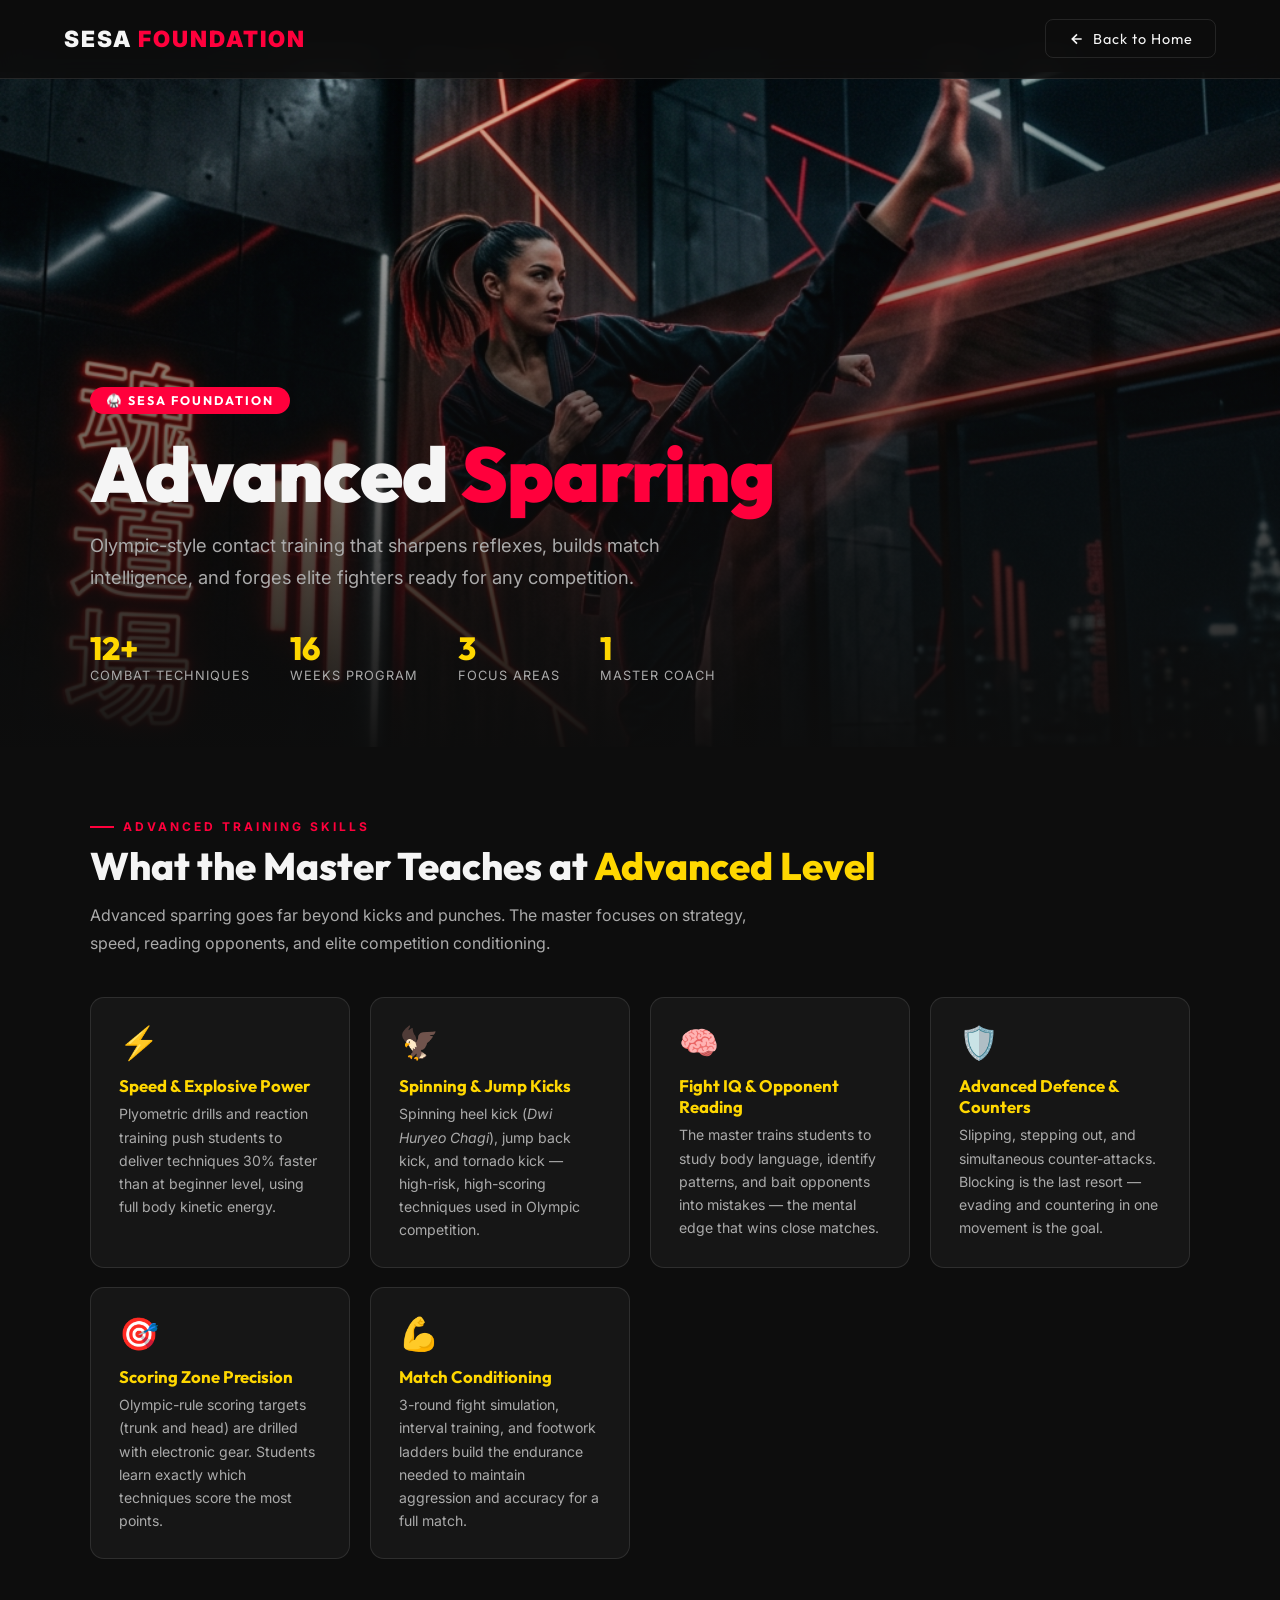
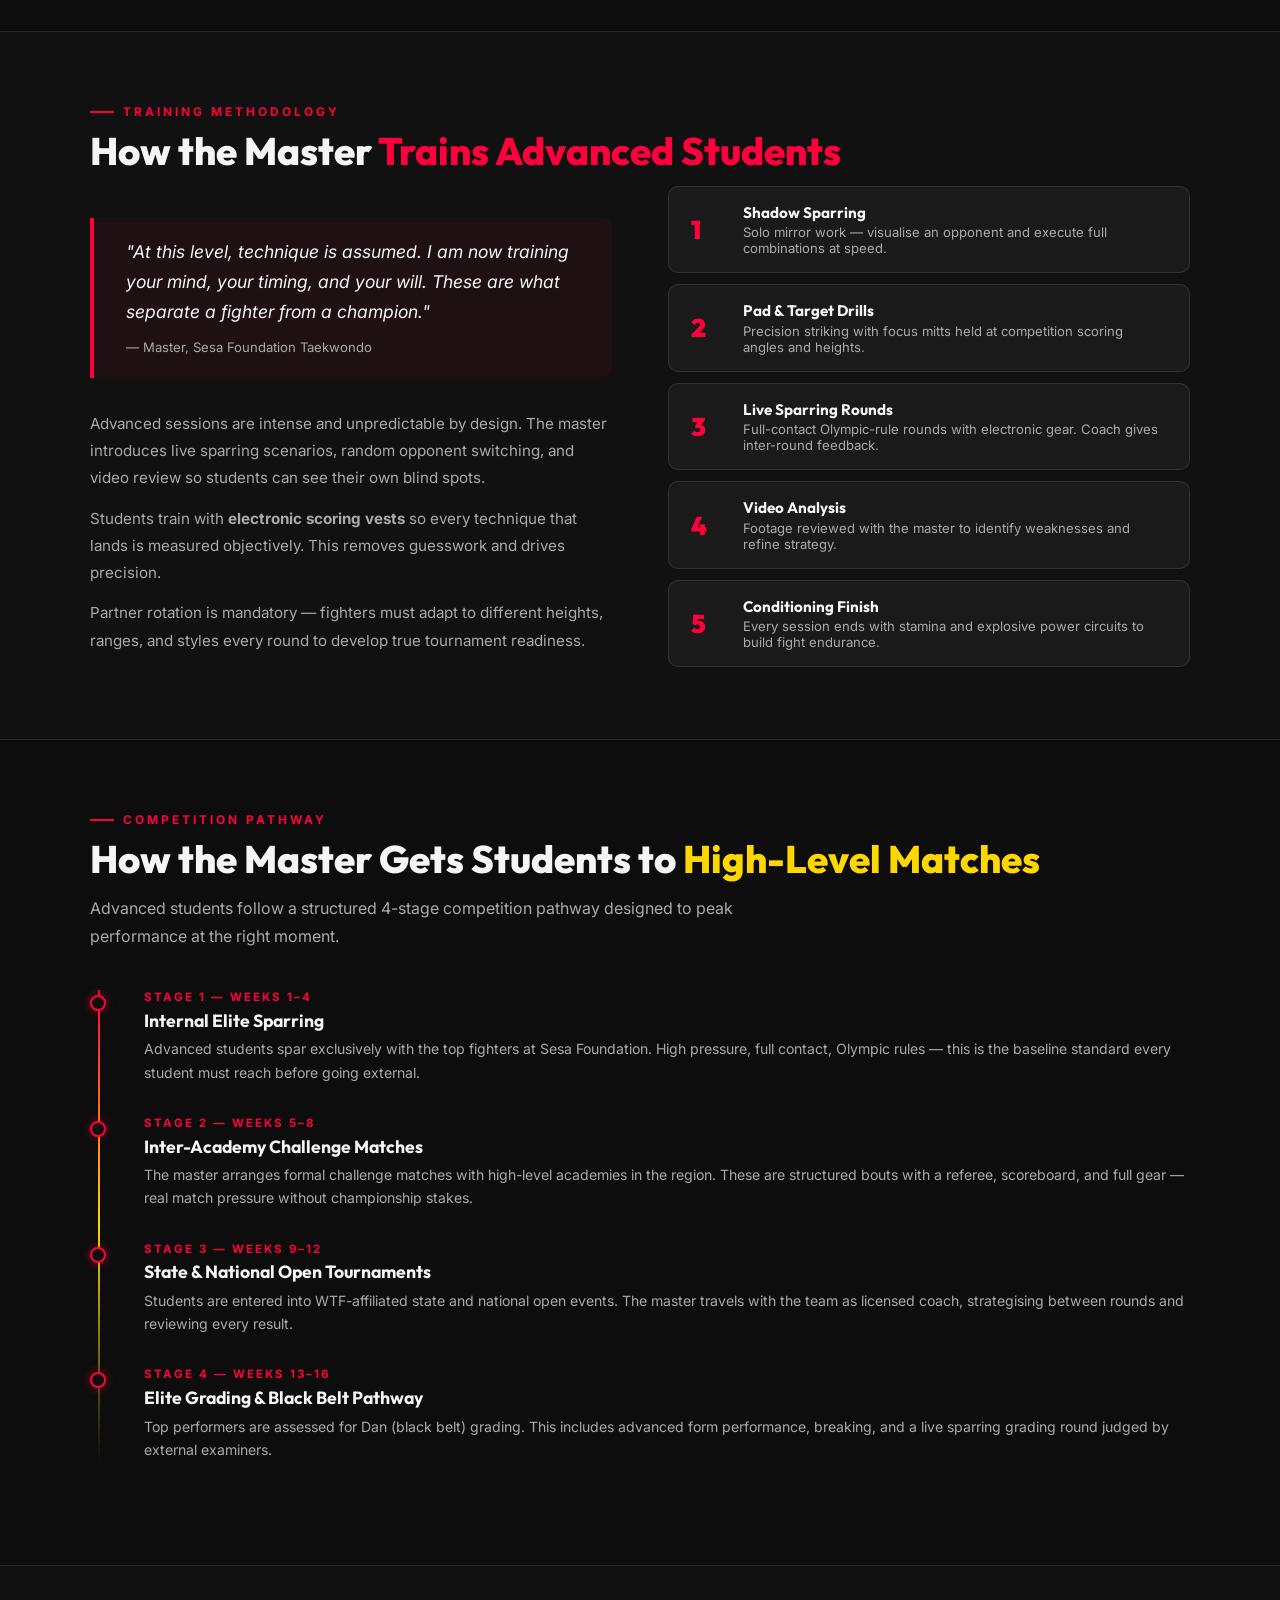
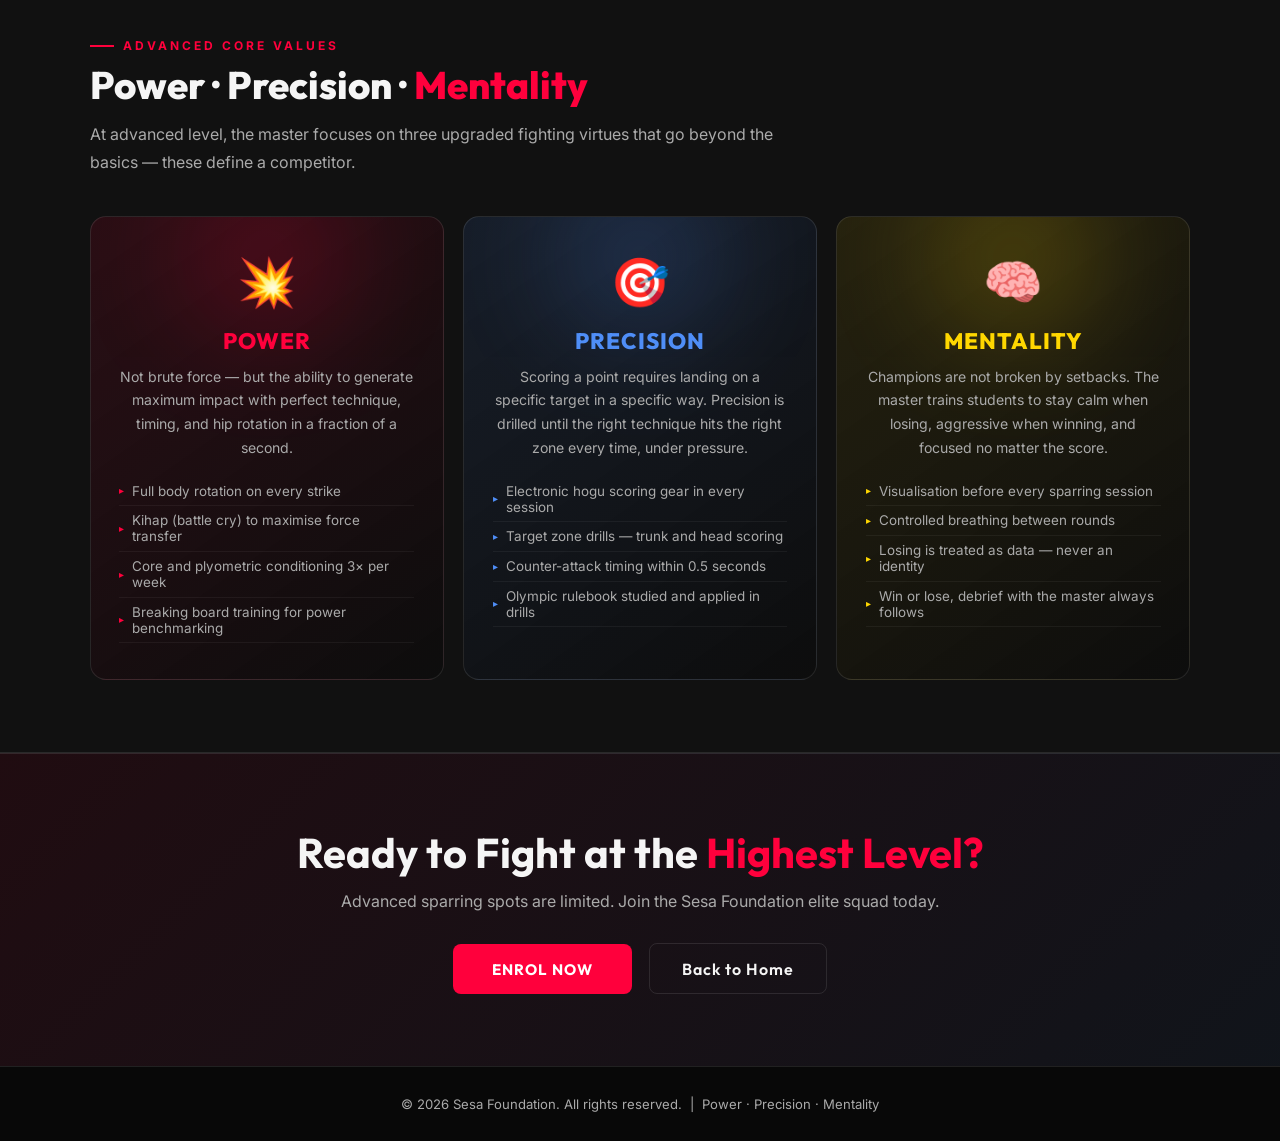
<file: advanced-sparring.html>
<!DOCTYPE html>
<html lang="en">
<head>
    <meta charset="UTF-8">
    <meta name="viewport" content="width=device-width, initial-scale=1.0">
    <title>Advanced Sparring | Sesa Foundation</title>
    <meta name="description" content="Sesa Foundation Advanced Sparring Program — Olympic-style contact training, defensive tactics, competition strategy, and elite fighter development.">
    <link rel="preconnect" href="https://fonts.googleapis.com">
    <link rel="preconnect" href="https://fonts.gstatic.com" crossorigin>
    <link href="https://fonts.googleapis.com/css2?family=Inter:wght@300;400;500;600&family=Outfit:wght@400;600;800;900&display=swap" rel="stylesheet">
    <style>
        :root {
            --bg-dark: #0d0d0d;
            --crimson: #ff003c;
            --gold: #ffd700;
            --blue: #4f8ef7;
            --text-main: #f5f5f5;
            --text-muted: #aaaaaa;
            --glass-bg: rgba(255,255,255,0.04);
            --glass-border: rgba(255,255,255,0.1);
        }
        * { margin: 0; padding: 0; box-sizing: border-box; }
        body { font-family: 'Inter', sans-serif; background: var(--bg-dark); color: var(--text-main); overflow-x: hidden; }
        h1,h2,h3,h4 { font-family: 'Outfit', sans-serif; }
        .accent { color: var(--crimson); }
        .gold   { color: var(--gold); }
        .blue   { color: var(--blue); }

        /* NAV */
        .navbar {
            position: fixed; top: 0; width: 100%;
            padding: 1.2rem 5%;
            display: flex; justify-content: space-between; align-items: center;
            z-index: 200;
            backdrop-filter: blur(14px);
            border-bottom: 1px solid var(--glass-border);
            background: rgba(13,13,13,0.85);
        }
        .logo { font-size: 1.4rem; font-weight: 900; letter-spacing: 2px; text-decoration: none; color: var(--text-main); }
        .logo span { color: var(--crimson); }
        .back-btn {
            display: flex; align-items: center; gap: 0.5rem;
            background: transparent; border: 1px solid var(--glass-border);
            color: var(--text-main); padding: 0.6rem 1.4rem; border-radius: 8px;
            cursor: pointer; font-family: 'Outfit', sans-serif; font-size: 0.9rem;
            letter-spacing: 1px; text-decoration: none; transition: all 0.3s;
        }
        .back-btn:hover { border-color: var(--crimson); color: var(--crimson); box-shadow: 0 0 12px rgba(255,0,60,0.3); }
        .back-btn svg { width: 16px; height: 16px; }

        /* HERO */
        .hero {
            margin-top: 72px; position: relative; width: 100%; height: 75vh; overflow: hidden;
        }
        .hero img {
            width: 100%; height: 100%; object-fit: cover; object-position: center 30%;
            display: block; transition: transform 8s ease;
        }
        .hero:hover img { transform: scale(1.04); }
        .hero-overlay {
            position: absolute; inset: 0;
            background: linear-gradient(to bottom, rgba(13,13,13,0.15) 0%, rgba(13,13,13,0.97) 100%);
            display: flex; flex-direction: column; justify-content: flex-end; padding: 4rem 7%;
        }
        .hero-badge {
            display: inline-flex; align-items: center; gap: 0.5rem;
            background: var(--crimson); color: #fff; font-family: 'Outfit', sans-serif;
            font-size: 0.78rem; font-weight: 700; letter-spacing: 2px; text-transform: uppercase;
            padding: 0.4rem 1rem; border-radius: 50px; margin-bottom: 1.2rem; width: fit-content;
        }
        .hero-title { font-size: clamp(2.5rem,6vw,5rem); font-weight: 900; line-height: 1.05; letter-spacing: -1px; margin-bottom: 1rem; }
        .hero-subtitle { font-size: 1.15rem; color: var(--text-muted); max-width: 620px; line-height: 1.7; }
        .hero-stats { display: flex; gap: 2.5rem; margin-top: 2.2rem; flex-wrap: wrap; }
        .hero-stat { display: flex; flex-direction: column; }
        .hero-stat span { font-family: 'Outfit', sans-serif; font-size: 2rem; font-weight: 800; color: var(--gold); }
        .hero-stat small { font-size: 0.8rem; color: var(--text-muted); letter-spacing: 1px; text-transform: uppercase; }

        /* SECTIONS */
        .sec { padding: 4.5rem 7%; border-bottom: 1px solid var(--glass-border); }
        .sec:nth-child(even) { background: #111; }
        .eyebrow {
            font-size: 0.75rem; font-weight: 700; letter-spacing: 3px; text-transform: uppercase;
            color: var(--crimson); margin-bottom: 0.6rem;
            display: flex; align-items: center; gap: 0.6rem;
        }
        .eyebrow::before { content:''; display:block; width:24px; height:2px; background:var(--crimson); }
        .sec-title { font-size: clamp(1.6rem,3.5vw,2.4rem); font-weight: 800; margin-bottom: 0.8rem; line-height: 1.15; }
        .sec-sub { color: var(--text-muted); font-size: 1rem; line-height: 1.75; max-width: 700px; margin-bottom: 2.5rem; }

        /* CARDS */
        .cards { display: grid; grid-template-columns: repeat(auto-fit, minmax(260px,1fr)); gap: 1.2rem; }
        .card {
            background: var(--glass-bg); border: 1px solid var(--glass-border);
            border-radius: 14px; padding: 1.6rem 1.8rem;
            position: relative; overflow: hidden;
            transition: transform 0.3s, box-shadow 0.3s;
        }
        .card::after {
            content:''; position:absolute; top:0; left:0; right:0; height:3px;
            background: linear-gradient(90deg,var(--crimson),var(--gold));
            transform: scaleX(0); transform-origin: left; transition: transform 0.35s;
        }
        .card:hover { transform: translateY(-5px); box-shadow: 0 16px 40px rgba(0,0,0,0.4); }
        .card:hover::after { transform: scaleX(1); }
        .card-icon { font-size: 2rem; margin-bottom: 0.8rem; display: block; }
        .card h3 { font-size: 1.05rem; color: var(--gold); margin-bottom: 0.4rem; }
        .card p  { font-size: 0.88rem; color: var(--text-muted); line-height: 1.65; }

        /* TIMELINE */
        .timeline { position: relative; padding-left: 2.2rem; }
        .timeline::before {
            content:''; position:absolute; left:8px; top:0; bottom:0; width:2px;
            background: linear-gradient(to bottom,var(--crimson),var(--gold),transparent);
        }
        .t-item { position:relative; margin-bottom: 2rem; padding-left: 1.2rem; }
        .t-dot {
            position:absolute; left:-2.2rem; top:5px;
            width:16px; height:16px; border-radius:50%;
            background:var(--bg-dark); border:2px solid var(--crimson);
            box-shadow:0 0 8px rgba(255,0,60,0.5); transition:background 0.3s;
        }
        .t-item:hover .t-dot { background: var(--crimson); }
        .t-phase { font-size:0.72rem; font-weight:700; letter-spacing:2px; text-transform:uppercase; color:var(--crimson); margin-bottom:0.3rem; }
        .t-item h3 { font-size:1.1rem; margin-bottom:0.35rem; }
        .t-item p  { font-size:0.88rem; color:var(--text-muted); line-height:1.65; }

        /* PILLARS */
        .pillars { display: grid; grid-template-columns: repeat(3,1fr); gap: 1.2rem; }
        .pillar {
            border-radius:16px; padding:2.2rem 1.8rem; text-align:center;
            border:1px solid var(--glass-border); position:relative; overflow:hidden;
            transition: transform 0.35s, box-shadow 0.35s;
        }
        .pillar:hover { transform:translateY(-6px); box-shadow:0 20px 50px rgba(0,0,0,0.45); }
        .pillar.p1 { background:linear-gradient(145deg,rgba(255,0,60,0.11),rgba(13,13,13,0.95)); }
        .pillar.p2 { background:linear-gradient(145deg,rgba(79,142,247,0.11),rgba(13,13,13,0.95)); }
        .pillar.p3 { background:linear-gradient(145deg,rgba(255,215,0,0.09),rgba(13,13,13,0.95)); }
        .pglow {
            position:absolute; top:-50px; left:50%; transform:translateX(-50%);
            width:180px; height:180px; border-radius:50%; filter:blur(55px); opacity:0.18;
        }
        .p1 .pglow { background:var(--crimson); }
        .p2 .pglow { background:var(--blue); }
        .p3 .pglow { background:var(--gold); }
        .picon { font-size:3rem; display:block; margin-bottom:1rem; position:relative; z-index:1; }
        .pillar h3 { font-size:1.4rem; font-weight:800; letter-spacing:1px; margin-bottom:0.6rem; position:relative; z-index:1; }
        .p1 h3 { color:var(--crimson); }
        .p2 h3 { color:var(--blue); }
        .p3 h3 { color:var(--gold); }
        .pillar p  { font-size:0.88rem; color:var(--text-muted); line-height:1.7; position:relative; z-index:1; }
        .plist { list-style:none; margin-top:1rem; text-align:left; position:relative; z-index:1; }
        .plist li {
            padding:0.4rem 0; font-size:0.84rem; color:var(--text-muted);
            border-bottom:1px solid rgba(255,255,255,0.05);
            display:flex; align-items:center; gap:0.5rem;
        }
        .plist li::before { content:'▸'; font-size:0.65rem; }
        .p1 .plist li::before { color:var(--crimson); }
        .p2 .plist li::before { color:var(--blue); }
        .p3 .plist li::before { color:var(--gold); }

        /* QUOTE */
        .quote {
            border-left: 4px solid var(--crimson); padding: 1.2rem 2rem;
            background: rgba(255,0,60,0.06); border-radius: 0 10px 10px 0;
            margin: 2rem 0; font-size: 1.1rem; font-style: italic; line-height: 1.7;
        }
        .quote cite { display:block; margin-top:0.6rem; font-style:normal; font-size:0.82rem; color:var(--text-muted); }

        /* STEPS */
        .steps { display:flex; flex-direction:column; gap:0.7rem; }
        .step {
            display:flex; align-items:center; gap:1rem;
            background:var(--glass-bg); border:1px solid var(--glass-border);
            border-radius:10px; padding:1rem 1.4rem; transition:background 0.3s;
        }
        .step:hover { background:rgba(255,0,60,0.07); }
        .snum { font-family:'Outfit',sans-serif; font-size:1.6rem; font-weight:900; color:var(--crimson); min-width:36px; }
        .step h4 { font-size:0.95rem; margin-bottom:0.15rem; }
        .step p  { font-size:0.82rem; color:var(--text-muted); }

        /* TWO COL */
        .two { display:grid; grid-template-columns:1fr 1fr; gap:3.5rem; align-items:start; }
        .two-text p { color:var(--text-muted); line-height:1.8; font-size:0.95rem; margin-bottom:0.8rem; }

        /* CTA */
        .cta {
            padding:4.5rem 7%; text-align:center;
            background:linear-gradient(135deg,rgba(255,0,60,0.08),rgba(79,142,247,0.06));
            border-top:1px solid var(--glass-border);
        }
        .cta h2 { font-size:clamp(1.8rem,4vw,2.6rem); margin-bottom:0.8rem; }
        .cta p  { color:var(--text-muted); margin-bottom:2rem; font-size:1rem; }
        .btn {
            display:inline-block; background:var(--crimson); color:#fff;
            padding:0.9rem 2.4rem; border-radius:8px; text-decoration:none;
            font-weight:700; border:1px solid transparent; transition:all 0.3s;
            font-family:'Outfit',sans-serif; letter-spacing:1px; text-transform:uppercase; font-size:0.95rem;
        }
        .btn:hover { background:transparent; border-color:var(--crimson); color:var(--crimson); box-shadow:0 0 18px rgba(255,0,60,0.35); }
        .btn-o {
            display:inline-block; background:transparent; color:var(--text-main);
            padding:0.9rem 2rem; border-radius:8px; text-decoration:none;
            font-weight:600; border:1px solid var(--glass-border); transition:all 0.3s;
            font-family:'Outfit',sans-serif; letter-spacing:1px; margin-left:0.8rem;
        }
        .btn-o:hover { border-color:var(--gold); color:var(--gold); }

        footer { text-align:center; padding:1.8rem; border-top:1px solid var(--glass-border); background:#080808; color:var(--text-muted); font-size:0.82rem; }

        /* FADE */
        .fu { opacity:0; transform:translateY(24px); transition:opacity 0.6s ease,transform 0.6s ease; }
        .fu.on { opacity:1; transform:translateY(0); }

        @media(max-width:900px){ .pillars{grid-template-columns:1fr;} .two{grid-template-columns:1fr;gap:2rem;} }
        @media(max-width:600px){ .hero{height:55vh;} .hero-overlay{padding:2.5rem 5%;} .sec{padding:3rem 5%;} }
    </style>
</head>
<body>

<!-- NAV -->
<nav class="navbar">
    <a href="index.html" class="logo">SESA <span>FOUNDATION</span></a>
    <a href="index.html" class="back-btn">
        <svg viewBox="0 0 24 24" fill="none" stroke="currentColor" stroke-width="2.5"><path d="M19 12H5M12 5l-7 7 7 7"/></svg>
        Back to Home
    </a>
</nav>

<!-- ═══════════ HERO ═══════════ -->
<section class="hero">
    <img
      src="slide_1.png"
      alt="Taekwondo Advanced Sparring – Sesa Foundation">
    <div class="hero-overlay">
        <span class="hero-badge">🥋 Sesa Foundation</span>
        <h1 class="hero-title">Advanced <span class="accent">Sparring</span></h1>
        <p class="hero-subtitle">
            Olympic-style contact training that sharpens reflexes, builds match intelligence,
            and forges elite fighters ready for any competition.
        </p>
        <div class="hero-stats">
            <div class="hero-stat"><span>12+</span><small>Combat Techniques</small></div>
            <div class="hero-stat"><span>16</span><small>Weeks Program</small></div>
            <div class="hero-stat"><span>3</span><small>Focus Areas</small></div>
            <div class="hero-stat"><span>1</span><small>Master Coach</small></div>
        </div>
    </div>
</section>

<!-- ═══════════ 1. WHAT IS TAUGHT ═══════════ -->
<section class="sec fu">
    <div class="eyebrow">Advanced Training Skills</div>
    <h2 class="sec-title">What the Master Teaches at <span class="gold">Advanced Level</span></h2>
    <p class="sec-sub">Advanced sparring goes far beyond kicks and punches. The master focuses on strategy, speed, reading opponents, and elite competition conditioning.</p>

    <div class="cards">
        <div class="card">
            <span class="card-icon">⚡</span>
            <h3>Speed & Explosive Power</h3>
            <p>Plyometric drills and reaction training push students to deliver techniques 30% faster than at beginner level, using full body kinetic energy.</p>
        </div>
        <div class="card">
            <span class="card-icon">🦅</span>
            <h3>Spinning & Jump Kicks</h3>
            <p>Spinning heel kick (<em>Dwi Huryeo Chagi</em>), jump back kick, and tornado kick — high-risk, high-scoring techniques used in Olympic competition.</p>
        </div>
        <div class="card">
            <span class="card-icon">🧠</span>
            <h3>Fight IQ & Opponent Reading</h3>
            <p>The master trains students to study body language, identify patterns, and bait opponents into mistakes — the mental edge that wins close matches.</p>
        </div>
        <div class="card">
            <span class="card-icon">🛡️</span>
            <h3>Advanced Defence & Counters</h3>
            <p>Slipping, stepping out, and simultaneous counter-attacks. Blocking is the last resort — evading and countering in one movement is the goal.</p>
        </div>
        <div class="card">
            <span class="card-icon">🎯</span>
            <h3>Scoring Zone Precision</h3>
            <p>Olympic-rule scoring targets (trunk and head) are drilled with electronic gear. Students learn exactly which techniques score the most points.</p>
        </div>
        <div class="card">
            <span class="card-icon">💪</span>
            <h3>Match Conditioning</h3>
            <p>3-round fight simulation, interval training, and footwork ladders build the endurance needed to maintain aggression and accuracy for a full match.</p>
        </div>
    </div>
</section>

<!-- ═══════════ 2. HOW MASTER TRAINS ADVANCED ═══════════ -->
<section class="sec fu">
    <div class="eyebrow">Training Methodology</div>
    <h2 class="sec-title">How the Master <span class="accent">Trains Advanced Students</span></h2>

    <div class="two">
        <div class="two-text">
            <div class="quote">
                "At this level, technique is assumed. I am now training your mind, your timing, and your will. These are what separate a fighter from a champion."
                <cite>— Master, Sesa Foundation Taekwondo</cite>
            </div>
            <p>Advanced sessions are intense and unpredictable by design. The master introduces live sparring scenarios, random opponent switching, and video review so students can see their own blind spots.</p>
            <p>Students train with <strong>electronic scoring vests</strong> so every technique that lands is measured objectively. This removes guesswork and drives precision.</p>
            <p>Partner rotation is mandatory — fighters must adapt to different heights, ranges, and styles every round to develop true tournament readiness.</p>
        </div>
        <div class="steps">
            <div class="step"><span class="snum">1</span><div><h4>Shadow Sparring</h4><p>Solo mirror work — visualise an opponent and execute full combinations at speed.</p></div></div>
            <div class="step"><span class="snum">2</span><div><h4>Pad & Target Drills</h4><p>Precision striking with focus mitts held at competition scoring angles and heights.</p></div></div>
            <div class="step"><span class="snum">3</span><div><h4>Live Sparring Rounds</h4><p>Full-contact Olympic-rule rounds with electronic gear. Coach gives inter-round feedback.</p></div></div>
            <div class="step"><span class="snum">4</span><div><h4>Video Analysis</h4><p>Footage reviewed with the master to identify weaknesses and refine strategy.</p></div></div>
            <div class="step"><span class="snum">5</span><div><h4>Conditioning Finish</h4><p>Every session ends with stamina and explosive power circuits to build fight endurance.</p></div></div>
        </div>
    </div>
</section>

<!-- ═══════════ 3. COMPETITION PATHWAY ═══════════ -->
<section class="sec fu">
    <div class="eyebrow">Competition Pathway</div>
    <h2 class="sec-title">How the Master Gets Students to <span class="gold">High-Level Matches</span></h2>
    <p class="sec-sub">Advanced students follow a structured 4-stage competition pathway designed to peak performance at the right moment.</p>

    <div class="timeline">
        <div class="t-item">
            <div class="t-dot"></div>
            <div class="t-phase">Stage 1 — Weeks 1–4</div>
            <h3>Internal Elite Sparring</h3>
            <p>Advanced students spar exclusively with the top fighters at Sesa Foundation. High pressure, full contact, Olympic rules — this is the baseline standard every student must reach before going external.</p>
        </div>
        <div class="t-item">
            <div class="t-dot"></div>
            <div class="t-phase">Stage 2 — Weeks 5–8</div>
            <h3>Inter-Academy Challenge Matches</h3>
            <p>The master arranges formal challenge matches with high-level academies in the region. These are structured bouts with a referee, scoreboard, and full gear — real match pressure without championship stakes.</p>
        </div>
        <div class="t-item">
            <div class="t-dot"></div>
            <div class="t-phase">Stage 3 — Weeks 9–12</div>
            <h3>State & National Open Tournaments</h3>
            <p>Students are entered into WTF-affiliated state and national open events. The master travels with the team as licensed coach, strategising between rounds and reviewing every result.</p>
        </div>
        <div class="t-item">
            <div class="t-dot"></div>
            <div class="t-phase">Stage 4 — Weeks 13–16</div>
            <h3>Elite Grading & Black Belt Pathway</h3>
            <p>Top performers are assessed for Dan (black belt) grading. This includes advanced form performance, breaking, and a live sparring grading round judged by external examiners.</p>
        </div>
    </div>
</section>

<!-- ═══════════ 4. THREE PILLARS (ADVANCED) ═══════════ -->
<section class="sec fu">
    <div class="eyebrow">Advanced Core Values</div>
    <h2 class="sec-title">Power · Precision · <span class="accent">Mentality</span></h2>
    <p class="sec-sub">At advanced level, the master focuses on three upgraded fighting virtues that go beyond the basics — these define a competitor.</p>

    <div class="pillars">

        <div class="pillar p1">
            <div class="pglow"></div>
            <span class="picon">💥</span>
            <h3>POWER</h3>
            <p>Not brute force — but the ability to generate maximum impact with perfect technique, timing, and hip rotation in a fraction of a second.</p>
            <ul class="plist">
                <li>Full body rotation on every strike</li>
                <li>Kihap (battle cry) to maximise force transfer</li>
                <li>Core and plyometric conditioning 3× per week</li>
                <li>Breaking board training for power benchmarking</li>
            </ul>
        </div>

        <div class="pillar p2">
            <div class="pglow"></div>
            <span class="picon">🎯</span>
            <h3>PRECISION</h3>
            <p>Scoring a point requires landing on a specific target in a specific way. Precision is drilled until the right technique hits the right zone every time, under pressure.</p>
            <ul class="plist">
                <li>Electronic hogu scoring gear in every session</li>
                <li>Target zone drills — trunk and head scoring</li>
                <li>Counter-attack timing within 0.5 seconds</li>
                <li>Olympic rulebook studied and applied in drills</li>
            </ul>
        </div>

        <div class="pillar p3">
            <div class="pglow"></div>
            <span class="picon">🧠</span>
            <h3>MENTALITY</h3>
            <p>Champions are not broken by setbacks. The master trains students to stay calm when losing, aggressive when winning, and focused no matter the score.</p>
            <ul class="plist">
                <li>Visualisation before every sparring session</li>
                <li>Controlled breathing between rounds</li>
                <li>Losing is treated as data — never an identity</li>
                <li>Win or lose, debrief with the master always follows</li>
            </ul>
        </div>

    </div>
</section>

<!-- ═══════════ CTA ═══════════ -->
<section class="cta fu">
    <h2>Ready to Fight at the <span class="accent">Highest Level?</span></h2>
    <p>Advanced sparring spots are limited. Join the Sesa Foundation elite squad today.</p>
    <a href="index.html#join" class="btn">Enrol Now</a>
    <a href="index.html" class="btn-o">Back to Home</a>
</section>

<footer>
    <p>© 2026 Sesa Foundation. All rights reserved. &nbsp;|&nbsp; Power · Precision · Mentality</p>
</footer>

<script>
    const els = document.querySelectorAll('.fu');
    const obs = new IntersectionObserver(entries => {
        entries.forEach(e => { if (e.isIntersecting) e.target.classList.add('on'); });
    }, { threshold: 0.08, rootMargin: '0px 0px -30px 0px' });
    els.forEach(el => obs.observe(el));
</script>
</body>
</html>
</file>
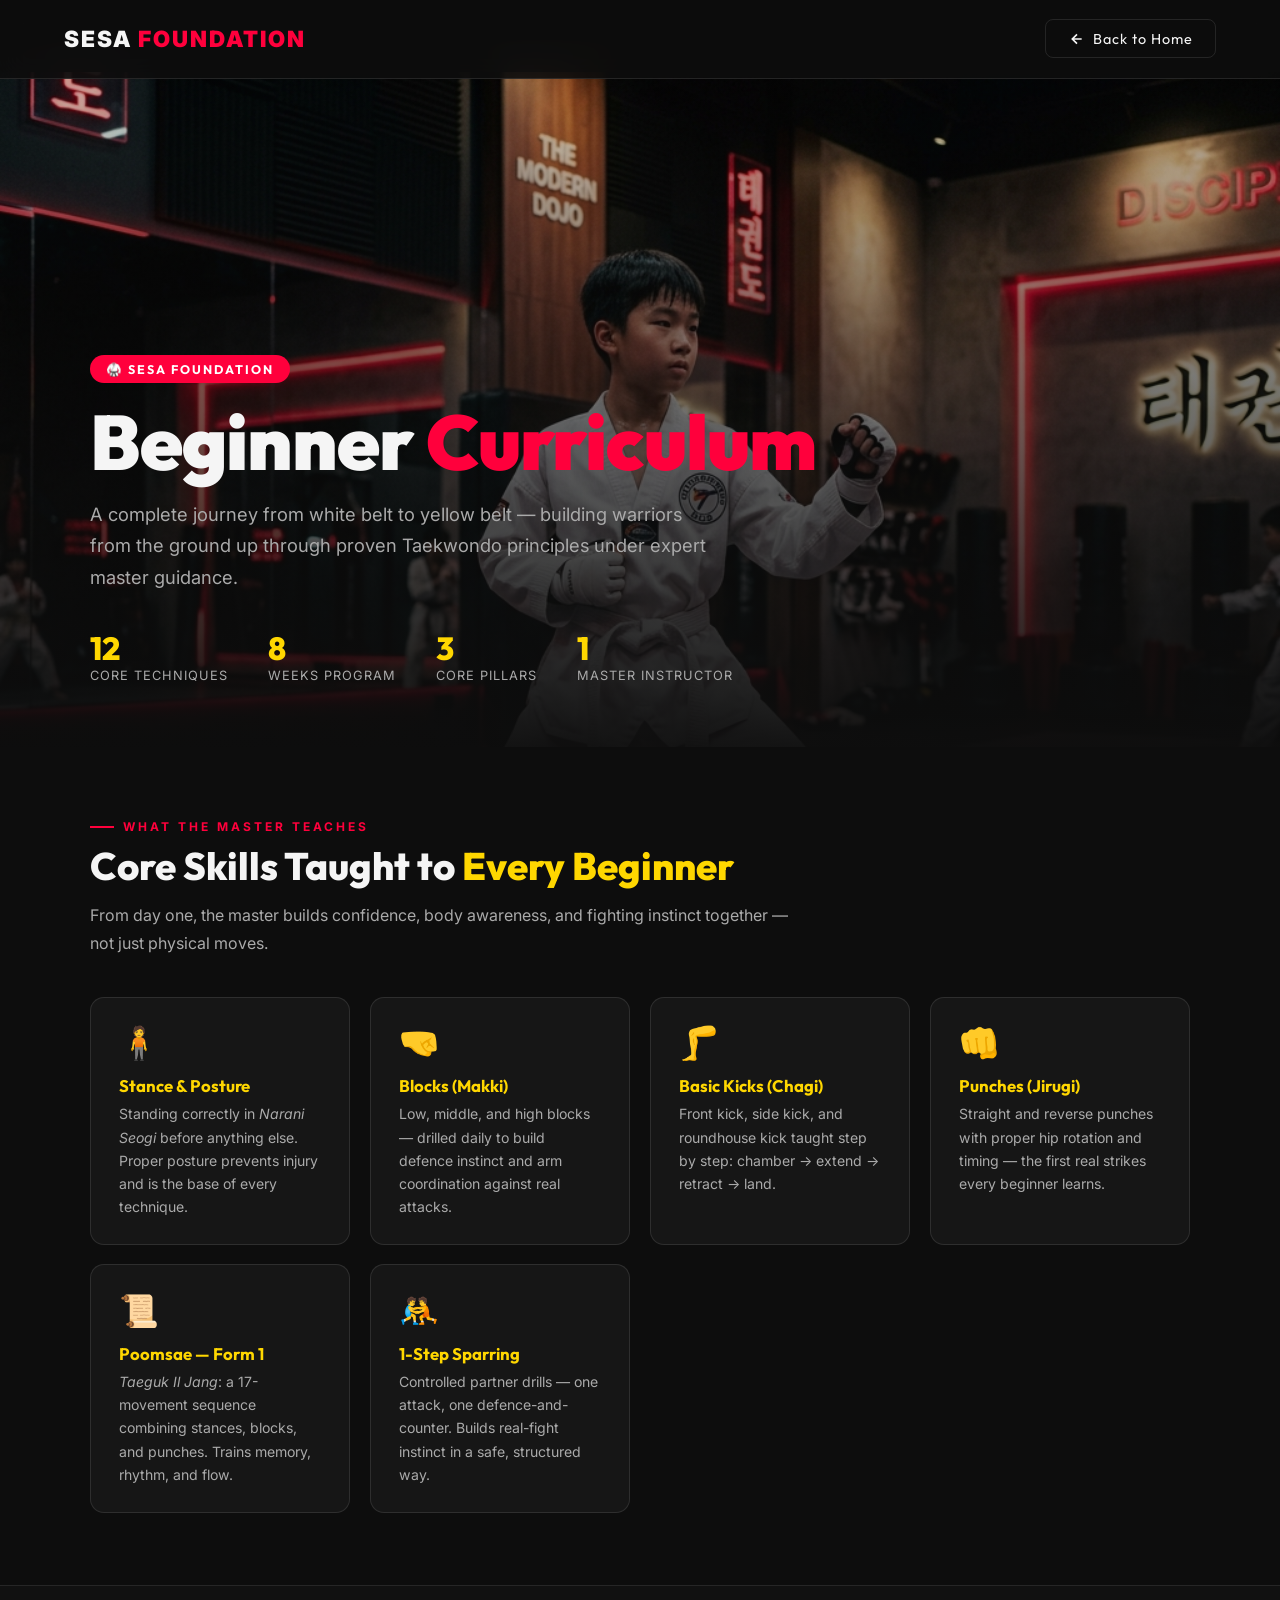
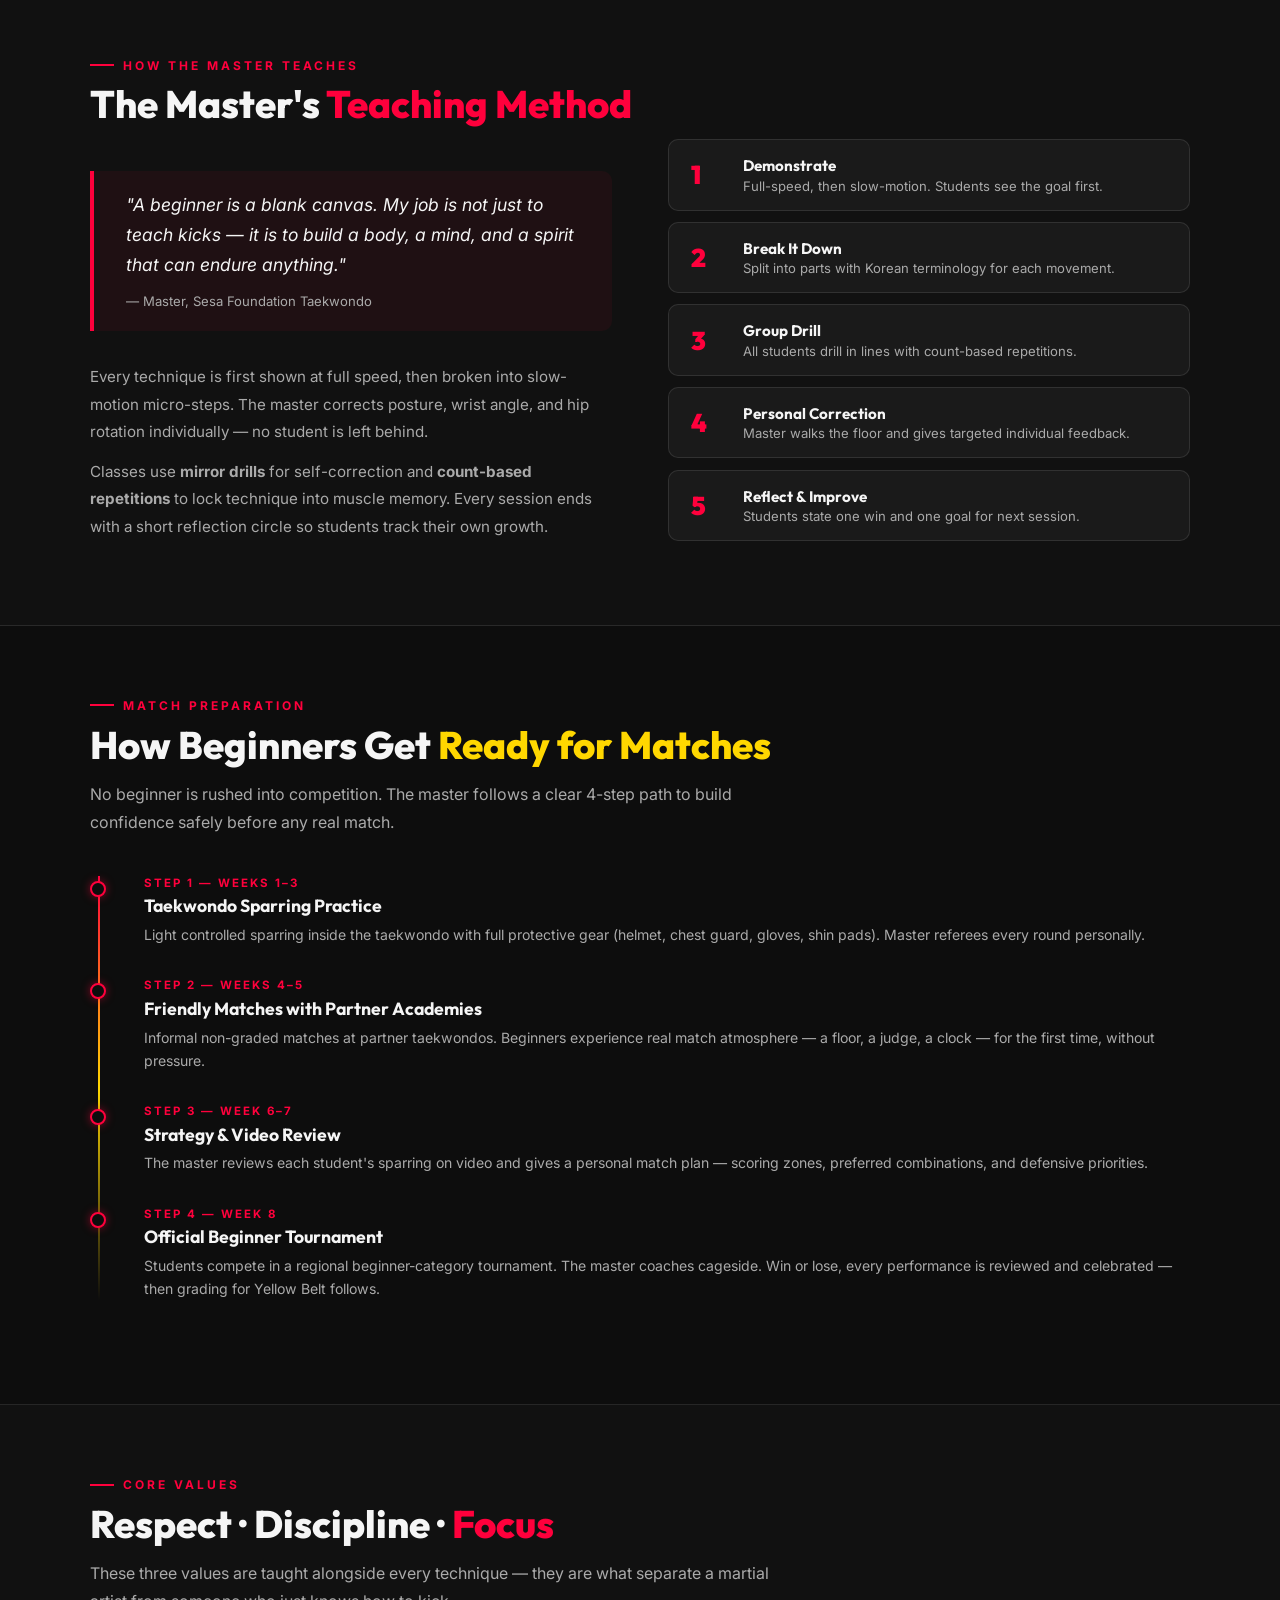
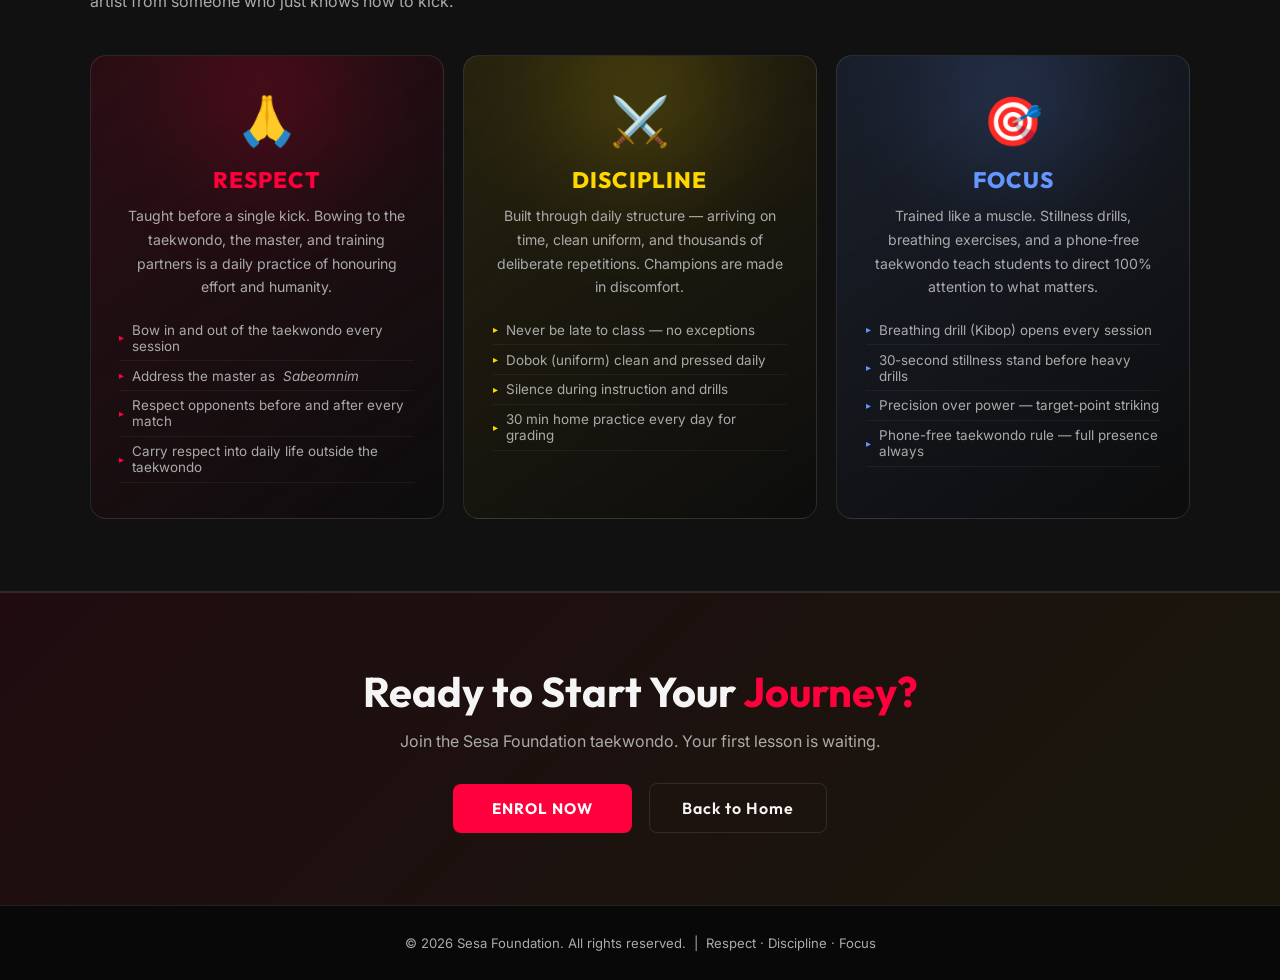
<file: beginner-curriculum.html>
<!DOCTYPE html>
<html lang="en">
<head>
    <meta charset="UTF-8">
    <meta name="viewport" content="width=device-width, initial-scale=1.0">
    <title>Beginner Curriculum | Sesa Foundation</title>
    <meta name="description" content="Sesa Foundation Beginner Taekwondo Curriculum — what the master teaches, match preparation, and core values of Respect, Discipline & Focus.">
    <link rel="preconnect" href="https://fonts.googleapis.com">
    <link rel="preconnect" href="https://fonts.gstatic.com" crossorigin>
    <link href="https://fonts.googleapis.com/css2?family=Inter:wght@300;400;500;600&family=Outfit:wght@400;600;800;900&display=swap" rel="stylesheet">
    <style>
        :root {
            --bg-dark: #0d0d0d;
            --crimson: #ff003c;
            --gold: #ffd700;
            --text-main: #f5f5f5;
            --text-muted: #aaaaaa;
            --glass-bg: rgba(255,255,255,0.04);
            --glass-border: rgba(255,255,255,0.1);
        }
        * { margin: 0; padding: 0; box-sizing: border-box; }
        body { font-family: 'Inter', sans-serif; background: var(--bg-dark); color: var(--text-main); overflow-x: hidden; }
        h1,h2,h3,h4 { font-family: 'Outfit', sans-serif; }
        .accent { color: var(--crimson); }
        .gold   { color: var(--gold); }

        /* NAV */
        .navbar {
            position: fixed; top: 0; width: 100%;
            padding: 1.2rem 5%;
            display: flex; justify-content: space-between; align-items: center;
            z-index: 200;
            backdrop-filter: blur(14px);
            border-bottom: 1px solid var(--glass-border);
            background: rgba(13,13,13,0.85);
        }
        .logo { font-size: 1.4rem; font-weight: 900; letter-spacing: 2px; text-decoration: none; color: var(--text-main); }
        .logo span { color: var(--crimson); }
        .back-btn {
            display: flex; align-items: center; gap: 0.5rem;
            background: transparent; border: 1px solid var(--glass-border);
            color: var(--text-main); padding: 0.6rem 1.4rem; border-radius: 8px;
            cursor: pointer; font-family: 'Outfit', sans-serif; font-size: 0.9rem;
            letter-spacing: 1px; text-decoration: none; transition: all 0.3s;
        }
        .back-btn:hover { border-color: var(--crimson); color: var(--crimson); box-shadow: 0 0 12px rgba(255,0,60,0.3); }
        .back-btn svg { width: 16px; height: 16px; }

        /* ── HERO (unchanged) ── */
        .curriculum-hero {
            margin-top: 72px; position: relative; width: 100%; height: 75vh; overflow: hidden;
        }
        .curriculum-hero img {
            width: 100%; height: 100%; object-fit: cover; object-position: center 20%;
            display: block; transition: transform 8s ease;
        }
        .curriculum-hero:hover img { transform: scale(1.04); }
        .hero-overlay {
            position: absolute; inset: 0;
            background: linear-gradient(to bottom, rgba(13,13,13,0.2) 0%, rgba(13,13,13,0.97) 100%);
            display: flex; flex-direction: column; justify-content: flex-end; padding: 4rem 7%;
        }
        .hero-badge {
            display: inline-flex; align-items: center; gap: 0.5rem;
            background: var(--crimson); color: #fff; font-family: 'Outfit', sans-serif;
            font-size: 0.78rem; font-weight: 700; letter-spacing: 2px; text-transform: uppercase;
            padding: 0.4rem 1rem; border-radius: 50px; margin-bottom: 1.2rem; width: fit-content;
        }
        .hero-title { font-size: clamp(2.5rem,6vw,5rem); font-weight: 900; line-height: 1.05; letter-spacing: -1px; margin-bottom: 1rem; }
        .hero-subtitle { font-size: 1.15rem; color: var(--text-muted); max-width: 620px; line-height: 1.7; }
        .hero-stats { display: flex; gap: 2.5rem; margin-top: 2.2rem; flex-wrap: wrap; }
        .hero-stat { display: flex; flex-direction: column; }
        .hero-stat span { font-family: 'Outfit', sans-serif; font-size: 2rem; font-weight: 800; color: var(--gold); }
        .hero-stat small { font-size: 0.8rem; color: var(--text-muted); letter-spacing: 1px; text-transform: uppercase; }

        /* ── SECTIONS ── */
        .sec { padding: 4.5rem 7%; border-bottom: 1px solid var(--glass-border); }
        .sec:nth-child(even) { background: #111; }
        .eyebrow {
            font-size: 0.75rem; font-weight: 700; letter-spacing: 3px; text-transform: uppercase;
            color: var(--crimson); margin-bottom: 0.6rem;
            display: flex; align-items: center; gap: 0.6rem;
        }
        .eyebrow::before { content:''; display:block; width:24px; height:2px; background:var(--crimson); }
        .sec-title { font-size: clamp(1.6rem,3.5vw,2.4rem); font-weight: 800; margin-bottom: 0.8rem; line-height: 1.15; }
        .sec-sub { color: var(--text-muted); font-size: 1rem; line-height: 1.75; max-width: 700px; margin-bottom: 2.5rem; }

        /* CARDS */
        .cards { display: grid; grid-template-columns: repeat(auto-fit, minmax(260px,1fr)); gap: 1.2rem; }
        .card {
            background: var(--glass-bg); border: 1px solid var(--glass-border);
            border-radius: 14px; padding: 1.6rem 1.8rem;
            position: relative; overflow: hidden;
            transition: transform 0.3s, box-shadow 0.3s;
        }
        .card::after {
            content:''; position:absolute; top:0; left:0; right:0; height:3px;
            background: linear-gradient(90deg,var(--crimson),var(--gold));
            transform: scaleX(0); transform-origin: left; transition: transform 0.35s;
        }
        .card:hover { transform: translateY(-5px); box-shadow: 0 16px 40px rgba(0,0,0,0.4); }
        .card:hover::after { transform: scaleX(1); }
        .card-icon { font-size: 2rem; margin-bottom: 0.8rem; display: block; }
        .card h3 { font-size: 1.05rem; color: var(--gold); margin-bottom: 0.4rem; }
        .card p  { font-size: 0.88rem; color: var(--text-muted); line-height: 1.65; }

        /* TIMELINE */
        .timeline { position: relative; padding-left: 2.2rem; }
        .timeline::before {
            content:''; position:absolute; left:8px; top:0; bottom:0; width:2px;
            background: linear-gradient(to bottom,var(--crimson),var(--gold),transparent);
        }
        .t-item { position:relative; margin-bottom: 2rem; padding-left: 1.2rem; }
        .t-dot {
            position:absolute; left:-2.2rem; top:5px;
            width:16px; height:16px; border-radius:50%;
            background:var(--bg-dark); border:2px solid var(--crimson);
            box-shadow:0 0 8px rgba(255,0,60,0.5); transition:background 0.3s;
        }
        .t-item:hover .t-dot { background: var(--crimson); }
        .t-phase { font-size:0.72rem; font-weight:700; letter-spacing:2px; text-transform:uppercase; color:var(--crimson); margin-bottom:0.3rem; }
        .t-item h3 { font-size:1.1rem; margin-bottom:0.35rem; }
        .t-item p  { font-size:0.88rem; color:var(--text-muted); line-height:1.65; }

        /* PILLARS */
        .pillars { display: grid; grid-template-columns: repeat(3,1fr); gap: 1.2rem; }
        .pillar {
            border-radius:16px; padding:2.2rem 1.8rem; text-align:center;
            border:1px solid var(--glass-border); position:relative; overflow:hidden;
            transition: transform 0.35s, box-shadow 0.35s;
        }
        .pillar:hover { transform:translateY(-6px); box-shadow:0 20px 50px rgba(0,0,0,0.45); }
        .pillar.r  { background:linear-gradient(145deg,rgba(255,0,60,0.11),rgba(13,13,13,0.95)); }
        .pillar.d  { background:linear-gradient(145deg,rgba(255,215,0,0.09),rgba(13,13,13,0.95)); }
        .pillar.f  { background:linear-gradient(145deg,rgba(100,150,255,0.11),rgba(13,13,13,0.95)); }
        .pglow {
            position:absolute; top:-50px; left:50%; transform:translateX(-50%);
            width:180px; height:180px; border-radius:50%; filter:blur(55px); opacity:0.18;
        }
        .r .pglow { background:var(--crimson); }
        .d .pglow { background:var(--gold); }
        .f .pglow { background:#6496ff; }
        .picon { font-size:3rem; display:block; margin-bottom:1rem; position:relative; z-index:1; }
        .pillar h3 { font-size:1.4rem; font-weight:800; letter-spacing:1px; margin-bottom:0.6rem; position:relative; z-index:1; }
        .r h3 { color:var(--crimson); }
        .d h3 { color:var(--gold); }
        .f h3 { color:#6496ff; }
        .pillar p  { font-size:0.88rem; color:var(--text-muted); line-height:1.7; position:relative; z-index:1; }
        .plist { list-style:none; margin-top:1rem; text-align:left; position:relative; z-index:1; }
        .plist li {
            padding:0.4rem 0; font-size:0.84rem; color:var(--text-muted);
            border-bottom:1px solid rgba(255,255,255,0.05);
            display:flex; align-items:center; gap:0.5rem;
        }
        .plist li::before { content:'▸'; font-size:0.65rem; }
        .r .plist li::before { color:var(--crimson); }
        .d .plist li::before { color:var(--gold); }
        .f .plist li::before { color:#6496ff; }

        /* QUOTE */
        .quote {
            border-left: 4px solid var(--crimson); padding: 1.2rem 2rem;
            background: rgba(255,0,60,0.06); border-radius: 0 10px 10px 0;
            margin: 2rem 0; font-size: 1.1rem; font-style: italic; line-height: 1.7;
        }
        .quote cite { display:block; margin-top:0.6rem; font-style:normal; font-size:0.82rem; color:var(--text-muted); }

        /* HOW-TEACHES STEPS */
        .steps { display:flex; flex-direction:column; gap:0.7rem; }
        .step {
            display:flex; align-items:center; gap:1rem;
            background:var(--glass-bg); border:1px solid var(--glass-border);
            border-radius:10px; padding:1rem 1.4rem; transition:background 0.3s;
        }
        .step:hover { background:rgba(255,0,60,0.07); }
        .snum { font-family:'Outfit',sans-serif; font-size:1.6rem; font-weight:900; color:var(--crimson); min-width:36px; }
        .step h4 { font-size:0.95rem; margin-bottom:0.15rem; }
        .step p  { font-size:0.82rem; color:var(--text-muted); }

        /* TWO COL */
        .two { display:grid; grid-template-columns:1fr 1fr; gap:3.5rem; align-items:start; }
        .two-text p { color:var(--text-muted); line-height:1.8; font-size:0.95rem; margin-bottom:0.8rem; }

        /* CTA */
        .cta {
            padding:4.5rem 7%; text-align:center;
            background:linear-gradient(135deg,rgba(255,0,60,0.08),rgba(255,215,0,0.05));
            border-top:1px solid var(--glass-border);
        }
        .cta h2 { font-size:clamp(1.8rem,4vw,2.6rem); margin-bottom:0.8rem; }
        .cta p  { color:var(--text-muted); margin-bottom:2rem; font-size:1rem; }
        .btn {
            display:inline-block; background:var(--crimson); color:#fff;
            padding:0.9rem 2.4rem; border-radius:8px; text-decoration:none;
            font-weight:700; border:1px solid transparent; transition:all 0.3s;
            font-family:'Outfit',sans-serif; letter-spacing:1px; text-transform:uppercase; font-size:0.95rem;
        }
        .btn:hover { background:transparent; border-color:var(--crimson); color:var(--crimson); box-shadow:0 0 18px rgba(255,0,60,0.35); }
        .btn-o {
            display:inline-block; background:transparent; color:var(--text-main);
            padding:0.9rem 2rem; border-radius:8px; text-decoration:none;
            font-weight:600; border:1px solid var(--glass-border); transition:all 0.3s;
            font-family:'Outfit',sans-serif; letter-spacing:1px; margin-left:0.8rem;
        }
        .btn-o:hover { border-color:var(--gold); color:var(--gold); }

        footer { text-align:center; padding:1.8rem; border-top:1px solid var(--glass-border); background:#080808; color:var(--text-muted); font-size:0.82rem; }

        /* FADE */
        .fu { opacity:0; transform:translateY(24px); transition:opacity 0.6s ease,transform 0.6s ease; }
        .fu.on { opacity:1; transform:translateY(0); }

        @media(max-width:900px){ .pillars{grid-template-columns:1fr;} .two{grid-template-columns:1fr;gap:2rem;} }
        @media(max-width:600px){ .curriculum-hero{height:55vh;} .hero-overlay{padding:2.5rem 5%;} .sec{padding:3rem 5%;} }
    </style>
</head>
<body>

<!-- NAV -->
<nav class="navbar">
    <a href="index.html" class="logo">SESA <span>FOUNDATION</span></a>
    <a href="index.html" class="back-btn">
        <svg viewBox="0 0 24 24" fill="none" stroke="currentColor" stroke-width="2.5"><path d="M19 12H5M12 5l-7 7 7 7"/></svg>
        Back to Home
    </a>
</nav>

<!-- ═══════════ HERO (UNCHANGED) ═══════════ -->
<section class="curriculum-hero">
    <img src="taekwondo_beginner.png" alt="Taekwondo Beginner Curriculum – Sesa Foundation">
    <div class="hero-overlay">
        <span class="hero-badge">🥋 Sesa Foundation</span>
        <h1 class="hero-title">Beginner <span class="accent">Curriculum</span></h1>
        <p class="hero-subtitle">
            A complete journey from white belt to yellow belt — building warriors from the ground up
            through proven Taekwondo principles under expert master guidance.
        </p>
        <div class="hero-stats">
            <div class="hero-stat"><span>12</span><small>Core Techniques</small></div>
            <div class="hero-stat"><span>8</span><small>Weeks Program</small></div>
            <div class="hero-stat"><span>3</span><small>Core Pillars</small></div>
            <div class="hero-stat"><span>1</span><small>Master Instructor</small></div>
        </div>
    </div>
</section>

<!-- ═══════════ 1. WHAT MASTER TEACHES ═══════════ -->
<section class="sec fu">
    <div class="eyebrow">What the Master Teaches</div>
    <h2 class="sec-title">Core Skills Taught to <span class="gold">Every Beginner</span></h2>
    <p class="sec-sub">From day one, the master builds confidence, body awareness, and fighting instinct together — not just physical moves.</p>

    <div class="cards">
        <div class="card">
            <span class="card-icon">🧍</span>
            <h3>Stance & Posture</h3>
            <p>Standing correctly in <em>Narani Seogi</em> before anything else. Proper posture prevents injury and is the base of every technique.</p>
        </div>
        <div class="card">
            <span class="card-icon">🤜</span>
            <h3>Blocks (Makki)</h3>
            <p>Low, middle, and high blocks — drilled daily to build defence instinct and arm coordination against real attacks.</p>
        </div>
        <div class="card">
            <span class="card-icon">🦵</span>
            <h3>Basic Kicks (Chagi)</h3>
            <p>Front kick, side kick, and roundhouse kick taught step by step: chamber → extend → retract → land.</p>
        </div>
        <div class="card">
            <span class="card-icon">👊</span>
            <h3>Punches (Jirugi)</h3>
            <p>Straight and reverse punches with proper hip rotation and timing — the first real strikes every beginner learns.</p>
        </div>
        <div class="card">
            <span class="card-icon">📜</span>
            <h3>Poomsae — Form 1</h3>
            <p><em>Taeguk Il Jang</em>: a 17-movement sequence combining stances, blocks, and punches. Trains memory, rhythm, and flow.</p>
        </div>
        <div class="card">
            <span class="card-icon">🤼</span>
            <h3>1-Step Sparring</h3>
            <p>Controlled partner drills — one attack, one defence-and-counter. Builds real-fight instinct in a safe, structured way.</p>
        </div>
    </div>
</section>

<!-- ═══════════ 2. HOW MASTER TEACHES ═══════════ -->
<section class="sec fu">
    <div class="eyebrow">How the Master Teaches</div>
    <h2 class="sec-title">The Master's <span class="accent">Teaching Method</span></h2>

    <div class="two">
        <div class="two-text">
            <div class="quote">
                "A beginner is a blank canvas. My job is not just to teach kicks — it is to build a body, a mind, and a spirit that can endure anything."
                <cite>— Master, Sesa Foundation Taekwondo</cite>
            </div>
            <p>Every technique is first shown at full speed, then broken into slow-motion micro-steps. The master corrects posture, wrist angle, and hip rotation individually — no student is left behind.</p>
            <p>Classes use <strong>mirror drills</strong> for self-correction and <strong>count-based repetitions</strong> to lock technique into muscle memory. Every session ends with a short reflection circle so students track their own growth.</p>
        </div>
        <div class="steps">
            <div class="step"><span class="snum">1</span><div><h4>Demonstrate</h4><p>Full-speed, then slow-motion. Students see the goal first.</p></div></div>
            <div class="step"><span class="snum">2</span><div><h4>Break It Down</h4><p>Split into parts with Korean terminology for each movement.</p></div></div>
            <div class="step"><span class="snum">3</span><div><h4>Group Drill</h4><p>All students drill in lines with count-based repetitions.</p></div></div>
            <div class="step"><span class="snum">4</span><div><h4>Personal Correction</h4><p>Master walks the floor and gives targeted individual feedback.</p></div></div>
            <div class="step"><span class="snum">5</span><div><h4>Reflect & Improve</h4><p>Students state one win and one goal for next session.</p></div></div>
        </div>
    </div>
</section>

<!-- ═══════════ 3. MATCH PREPARATION ═══════════ -->
<section class="sec fu">
    <div class="eyebrow">Match Preparation</div>
    <h2 class="sec-title">How Beginners Get <span class="gold">Ready for Matches</span></h2>
    <p class="sec-sub">No beginner is rushed into competition. The master follows a clear 4-step path to build confidence safely before any real match.</p>

    <div class="timeline">
        <div class="t-item">
            <div class="t-dot"></div>
            <div class="t-phase">Step 1 — Weeks 1–3</div>
            <h3>Taekwondo Sparring Practice</h3>
            <p>Light controlled sparring inside the taekwondo with full protective gear (helmet, chest guard, gloves, shin pads). Master referees every round personally.</p>
        </div>
        <div class="t-item">
            <div class="t-dot"></div>
            <div class="t-phase">Step 2 — Weeks 4–5</div>
            <h3>Friendly Matches with Partner Academies</h3>
            <p>Informal non-graded matches at partner taekwondos. Beginners experience real match atmosphere — a floor, a judge, a clock — for the first time, without pressure.</p>
        </div>
        <div class="t-item">
            <div class="t-dot"></div>
            <div class="t-phase">Step 3 — Week 6–7</div>
            <h3>Strategy & Video Review</h3>
            <p>The master reviews each student's sparring on video and gives a personal match plan — scoring zones, preferred combinations, and defensive priorities.</p>
        </div>
        <div class="t-item">
            <div class="t-dot"></div>
            <div class="t-phase">Step 4 — Week 8</div>
            <h3>Official Beginner Tournament</h3>
            <p>Students compete in a regional beginner-category tournament. The master coaches cageside. Win or lose, every performance is reviewed and celebrated — then grading for Yellow Belt follows.</p>
        </div>
    </div>
</section>

<!-- ═══════════ 4. THREE PILLARS ═══════════ -->
<section class="sec fu">
    <div class="eyebrow">Core Values</div>
    <h2 class="sec-title">Respect · Discipline · <span class="accent">Focus</span></h2>
    <p class="sec-sub">These three values are taught alongside every technique — they are what separate a martial artist from someone who just knows how to kick.</p>

    <div class="pillars">

        <div class="pillar r">
            <div class="pglow"></div>
            <span class="picon">🙏</span>
            <h3>RESPECT</h3>
            <p>Taught before a single kick. Bowing to the taekwondo, the master, and training partners is a daily practice of honouring effort and humanity.</p>
            <ul class="plist">
                <li>Bow in and out of the taekwondo every session</li>
                <li>Address the master as <em>Sabeomnim</em></li>
                <li>Respect opponents before and after every match</li>
                <li>Carry respect into daily life outside the taekwondo</li>
            </ul>
        </div>

        <div class="pillar d">
            <div class="pglow"></div>
            <span class="picon">⚔️</span>
            <h3>DISCIPLINE</h3>
            <p>Built through daily structure — arriving on time, clean uniform, and thousands of deliberate repetitions. Champions are made in discomfort.</p>
            <ul class="plist">
                <li>Never be late to class — no exceptions</li>
                <li>Dobok (uniform) clean and pressed daily</li>
                <li>Silence during instruction and drills</li>
                <li>30 min home practice every day for grading</li>
            </ul>
        </div>

        <div class="pillar f">
            <div class="pglow"></div>
            <span class="picon">🎯</span>
            <h3>FOCUS</h3>
            <p>Trained like a muscle. Stillness drills, breathing exercises, and a phone-free taekwondo teach students to direct 100% attention to what matters.</p>
            <ul class="plist">
                <li>Breathing drill (Kibop) opens every session</li>
                <li>30-second stillness stand before heavy drills</li>
                <li>Precision over power — target-point striking</li>
                <li>Phone-free taekwondo rule — full presence always</li>
            </ul>
        </div>

    </div>
</section>

<!-- ═══════════ CTA ═══════════ -->
<section class="cta fu">
    <h2>Ready to Start Your <span class="accent">Journey?</span></h2>
    <p>Join the Sesa Foundation taekwondo. Your first lesson is waiting.</p>
    <a href="index.html#join" class="btn">Enrol Now</a>
    <a href="index.html" class="btn-o">Back to Home</a>
</section>

<footer>
    <p>© 2026 Sesa Foundation. All rights reserved. &nbsp;|&nbsp; Respect · Discipline · Focus</p>
</footer>

<script>
    const els = document.querySelectorAll('.fu');
    const obs = new IntersectionObserver(entries => {
        entries.forEach(e => { if (e.isIntersecting) e.target.classList.add('on'); });
    }, { threshold: 0.08, rootMargin: '0px 0px -30px 0px' });
    els.forEach(el => obs.observe(el));
</script>
</body>
</html>
</file>
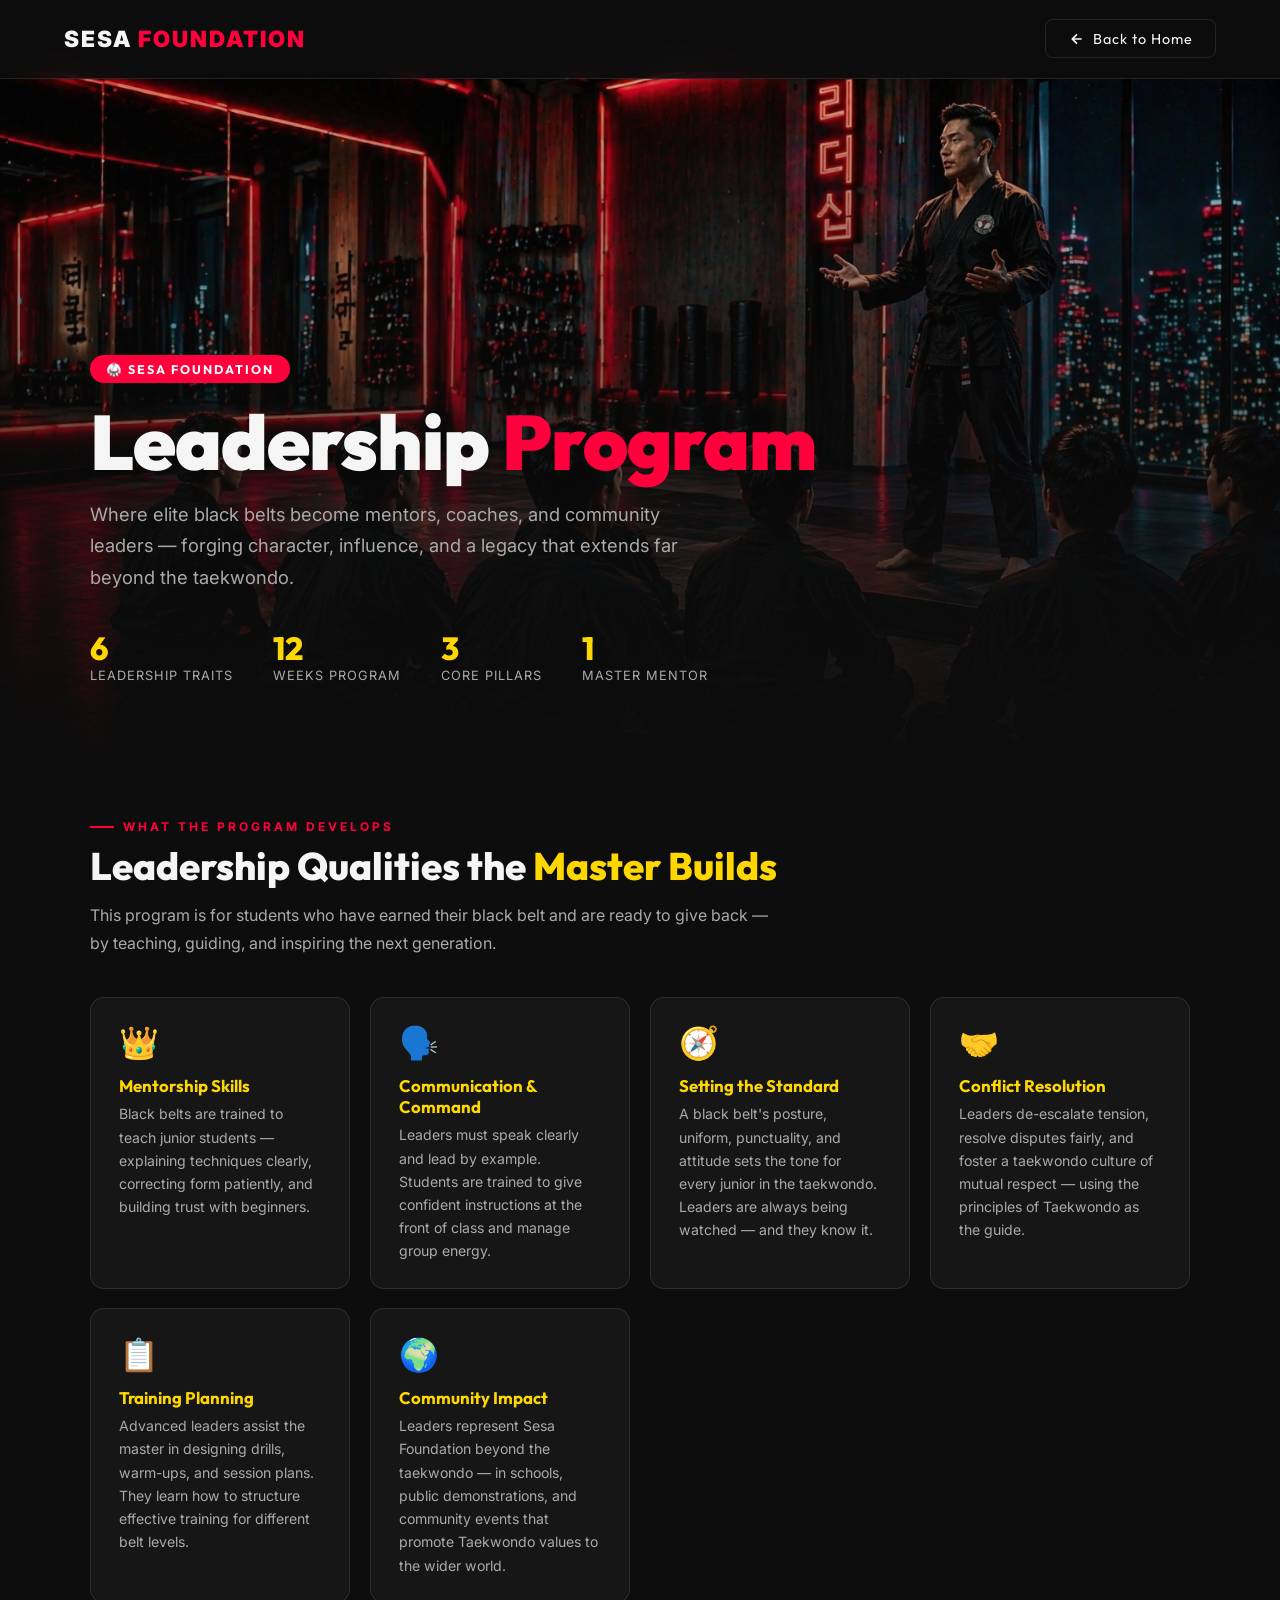
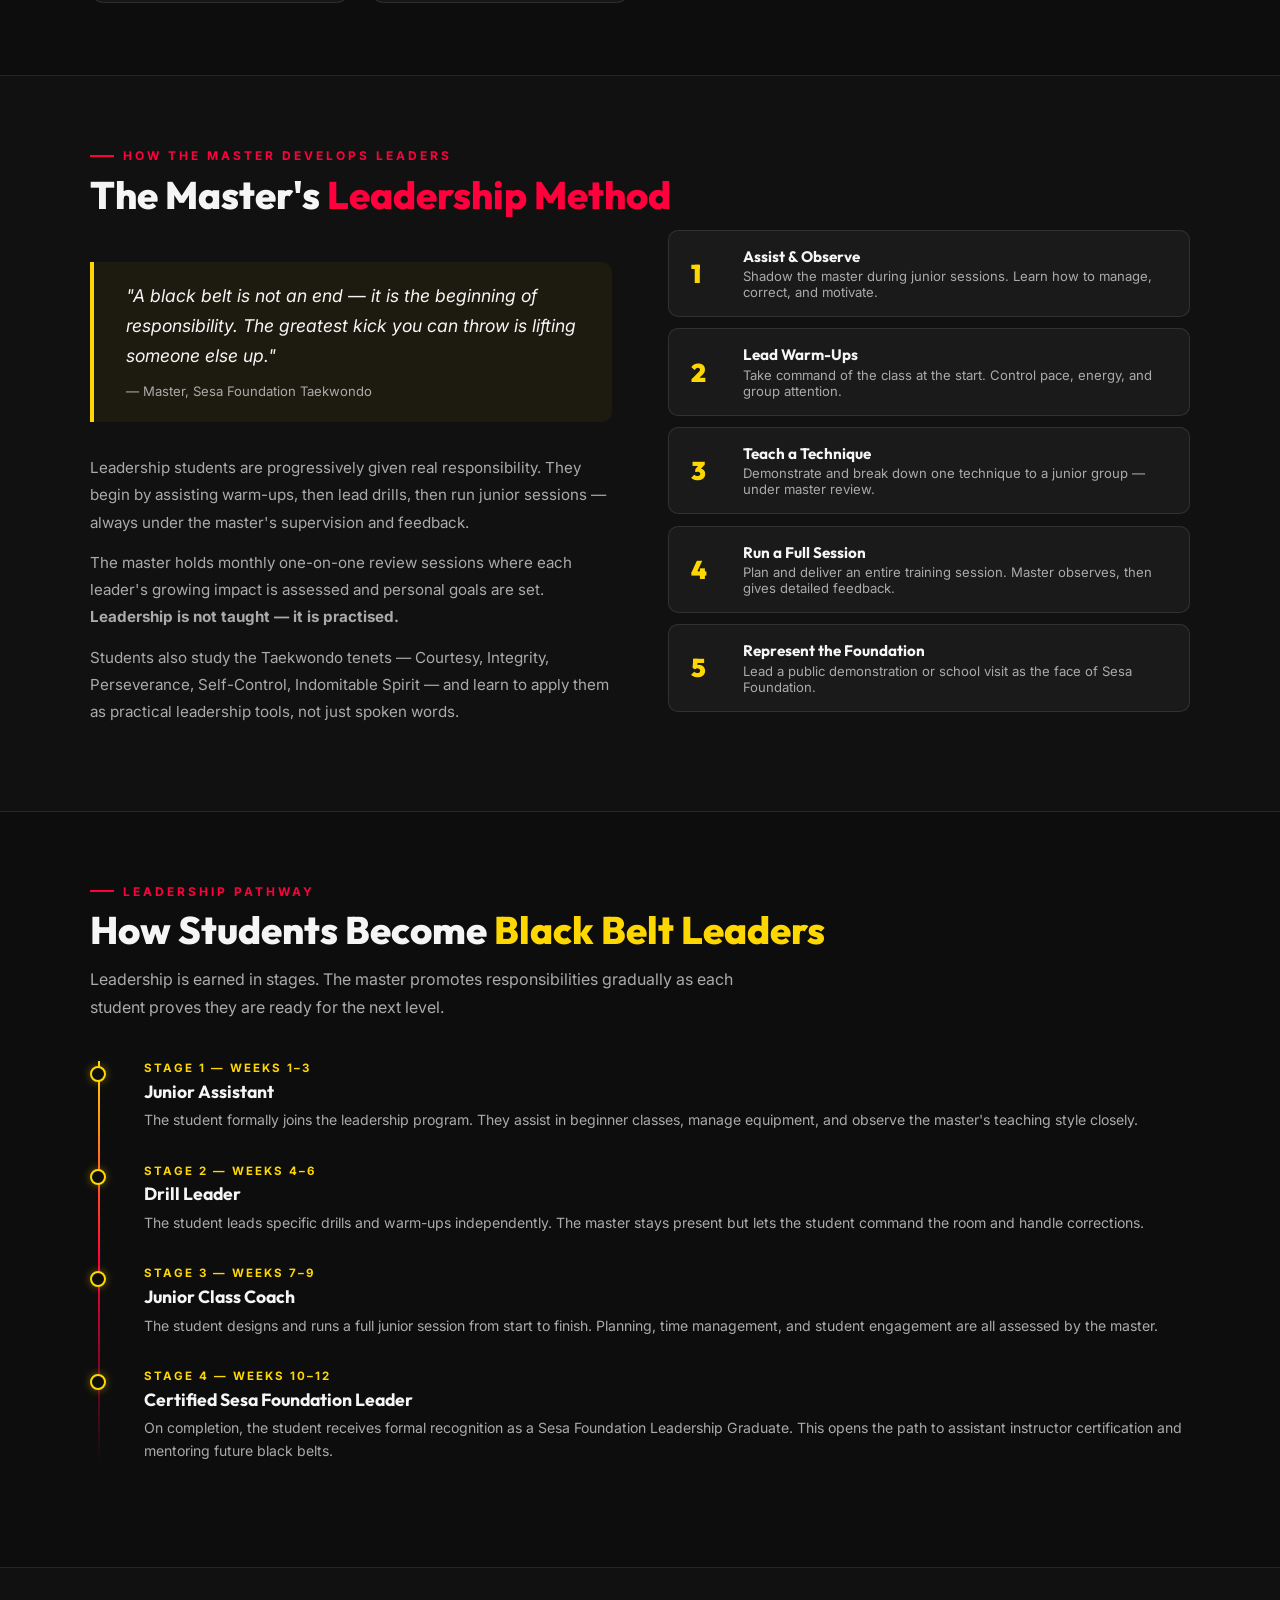
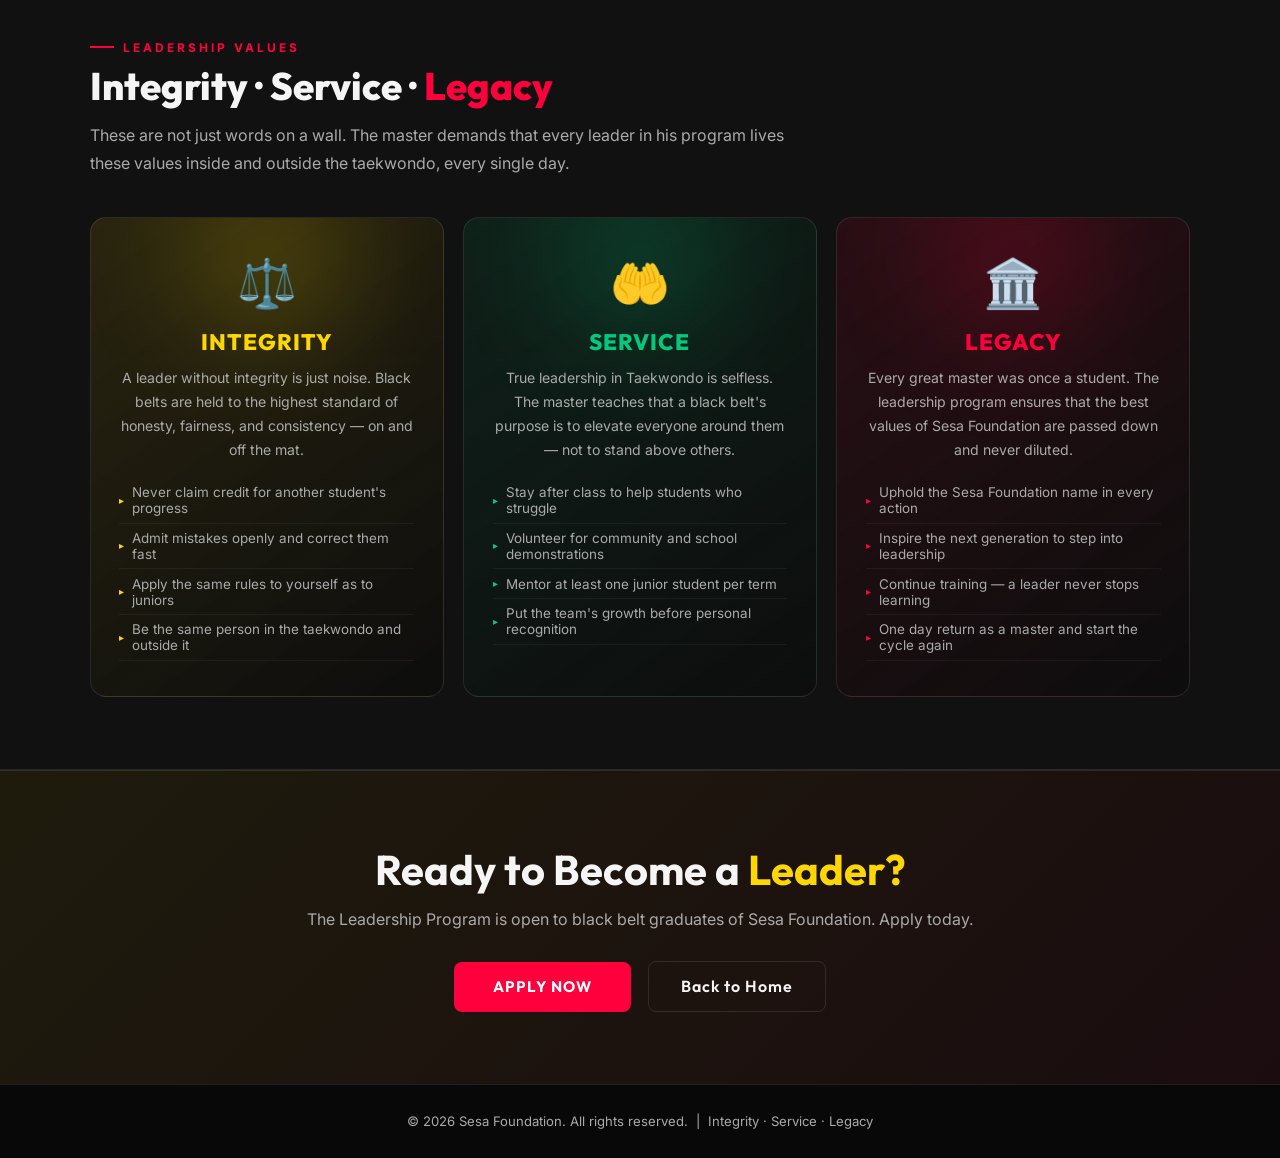
<file: leadership-program.html>
<!DOCTYPE html>
<html lang="en">

<head>
    <meta charset="UTF-8">
    <meta name="viewport" content="width=device-width, initial-scale=1.0">
    <title>Leadership Program | Sesa Foundation</title>
    <meta name="description"
        content="Sesa Foundation Leadership Program — black belt mentorship, character development, and elite leadership qualities built through Taekwondo.">
    <link rel="preconnect" href="https://fonts.googleapis.com">
    <link rel="preconnect" href="https://fonts.gstatic.com" crossorigin>
    <link
        href="https://fonts.googleapis.com/css2?family=Inter:wght@300;400;500;600&family=Outfit:wght@400;600;800;900&display=swap"
        rel="stylesheet">
    <style>
        :root {
            --bg-dark: #0d0d0d;
            --crimson: #ff003c;
            --gold: #ffd700;
            --green: #00c97d;
            --text-main: #f5f5f5;
            --text-muted: #aaaaaa;
            --glass-bg: rgba(255, 255, 255, 0.04);
            --glass-border: rgba(255, 255, 255, 0.1);
        }

        * {
            margin: 0;
            padding: 0;
            box-sizing: border-box;
        }

        body {
            font-family: 'Inter', sans-serif;
            background: var(--bg-dark);
            color: var(--text-main);
            overflow-x: hidden;
        }

        h1,
        h2,
        h3,
        h4 {
            font-family: 'Outfit', sans-serif;
        }

        .accent {
            color: var(--crimson);
        }

        .gold {
            color: var(--gold);
        }

        /* NAV */
        .navbar {
            position: fixed;
            top: 0;
            width: 100%;
            padding: 1.2rem 5%;
            display: flex;
            justify-content: space-between;
            align-items: center;
            z-index: 200;
            backdrop-filter: blur(14px);
            border-bottom: 1px solid var(--glass-border);
            background: rgba(13, 13, 13, 0.85);
        }

        .logo {
            font-size: 1.4rem;
            font-weight: 900;
            letter-spacing: 2px;
            text-decoration: none;
            color: var(--text-main);
        }

        .logo span {
            color: var(--crimson);
        }

        .back-btn {
            display: flex;
            align-items: center;
            gap: 0.5rem;
            background: transparent;
            border: 1px solid var(--glass-border);
            color: var(--text-main);
            padding: 0.6rem 1.4rem;
            border-radius: 8px;
            cursor: pointer;
            font-family: 'Outfit', sans-serif;
            font-size: 0.9rem;
            letter-spacing: 1px;
            text-decoration: none;
            transition: all 0.3s;
        }

        .back-btn:hover {
            border-color: var(--crimson);
            color: var(--crimson);
            box-shadow: 0 0 12px rgba(255, 0, 60, 0.3);
        }

        .back-btn svg {
            width: 16px;
            height: 16px;
        }

        /* HERO */
        .hero {
            margin-top: 72px;
            position: relative;
            width: 100%;
            height: 75vh;
            overflow: hidden;
        }

        .hero img {
            width: 100%;
            height: 100%;
            object-fit: cover;
            object-position: center 25%;
            display: block;
            transition: transform 8s ease;
        }

        .hero:hover img {
            transform: scale(1.04);
        }

        .hero-overlay {
            position: absolute;
            inset: 0;
            background: linear-gradient(to bottom, rgba(13, 13, 13, 0.15) 0%, rgba(13, 13, 13, 0.97) 100%);
            display: flex;
            flex-direction: column;
            justify-content: flex-end;
            padding: 4rem 7%;
        }

        .hero-badge {
            display: inline-flex;
            align-items: center;
            gap: 0.5rem;
            background: var(--crimson);
            color: #fff;
            font-family: 'Outfit', sans-serif;
            font-size: 0.78rem;
            font-weight: 700;
            letter-spacing: 2px;
            text-transform: uppercase;
            padding: 0.4rem 1rem;
            border-radius: 50px;
            margin-bottom: 1.2rem;
            width: fit-content;
        }

        .hero-title {
            font-size: clamp(2.5rem, 6vw, 5rem);
            font-weight: 900;
            line-height: 1.05;
            letter-spacing: -1px;
            margin-bottom: 1rem;
        }

        .hero-subtitle {
            font-size: 1.15rem;
            color: var(--text-muted);
            max-width: 620px;
            line-height: 1.7;
        }

        .hero-stats {
            display: flex;
            gap: 2.5rem;
            margin-top: 2.2rem;
            flex-wrap: wrap;
        }

        .hero-stat {
            display: flex;
            flex-direction: column;
        }

        .hero-stat span {
            font-family: 'Outfit', sans-serif;
            font-size: 2rem;
            font-weight: 800;
            color: var(--gold);
        }

        .hero-stat small {
            font-size: 0.8rem;
            color: var(--text-muted);
            letter-spacing: 1px;
            text-transform: uppercase;
        }

        /* SECTIONS */
        .sec {
            padding: 4.5rem 7%;
            border-bottom: 1px solid var(--glass-border);
        }

        .sec:nth-child(even) {
            background: #111;
        }

        .eyebrow {
            font-size: 0.75rem;
            font-weight: 700;
            letter-spacing: 3px;
            text-transform: uppercase;
            color: var(--crimson);
            margin-bottom: 0.6rem;
            display: flex;
            align-items: center;
            gap: 0.6rem;
        }

        .eyebrow::before {
            content: '';
            display: block;
            width: 24px;
            height: 2px;
            background: var(--crimson);
        }

        .sec-title {
            font-size: clamp(1.6rem, 3.5vw, 2.4rem);
            font-weight: 800;
            margin-bottom: 0.8rem;
            line-height: 1.15;
        }

        .sec-sub {
            color: var(--text-muted);
            font-size: 1rem;
            line-height: 1.75;
            max-width: 700px;
            margin-bottom: 2.5rem;
        }

        /* CARDS */
        .cards {
            display: grid;
            grid-template-columns: repeat(auto-fit, minmax(260px, 1fr));
            gap: 1.2rem;
        }

        .card {
            background: var(--glass-bg);
            border: 1px solid var(--glass-border);
            border-radius: 14px;
            padding: 1.6rem 1.8rem;
            position: relative;
            overflow: hidden;
            transition: transform 0.3s, box-shadow 0.3s;
        }

        .card::after {
            content: '';
            position: absolute;
            top: 0;
            left: 0;
            right: 0;
            height: 3px;
            background: linear-gradient(90deg, var(--gold), var(--crimson));
            transform: scaleX(0);
            transform-origin: left;
            transition: transform 0.35s;
        }

        .card:hover {
            transform: translateY(-5px);
            box-shadow: 0 16px 40px rgba(0, 0, 0, 0.4);
        }

        .card:hover::after {
            transform: scaleX(1);
        }

        .card-icon {
            font-size: 2rem;
            margin-bottom: 0.8rem;
            display: block;
        }

        .card h3 {
            font-size: 1.05rem;
            color: var(--gold);
            margin-bottom: 0.4rem;
        }

        .card p {
            font-size: 0.88rem;
            color: var(--text-muted);
            line-height: 1.65;
        }

        /* TIMELINE */
        .timeline {
            position: relative;
            padding-left: 2.2rem;
        }

        .timeline::before {
            content: '';
            position: absolute;
            left: 8px;
            top: 0;
            bottom: 0;
            width: 2px;
            background: linear-gradient(to bottom, var(--gold), var(--crimson), transparent);
        }

        .t-item {
            position: relative;
            margin-bottom: 2rem;
            padding-left: 1.2rem;
        }

        .t-dot {
            position: absolute;
            left: -2.2rem;
            top: 5px;
            width: 16px;
            height: 16px;
            border-radius: 50%;
            background: var(--bg-dark);
            border: 2px solid var(--gold);
            box-shadow: 0 0 8px rgba(255, 215, 0, 0.4);
            transition: background 0.3s;
        }

        .t-item:hover .t-dot {
            background: var(--gold);
        }

        .t-phase {
            font-size: 0.72rem;
            font-weight: 700;
            letter-spacing: 2px;
            text-transform: uppercase;
            color: var(--gold);
            margin-bottom: 0.3rem;
        }

        .t-item h3 {
            font-size: 1.1rem;
            margin-bottom: 0.35rem;
        }

        .t-item p {
            font-size: 0.88rem;
            color: var(--text-muted);
            line-height: 1.65;
        }

        /* PILLARS */
        .pillars {
            display: grid;
            grid-template-columns: repeat(3, 1fr);
            gap: 1.2rem;
        }

        .pillar {
            border-radius: 16px;
            padding: 2.2rem 1.8rem;
            text-align: center;
            border: 1px solid var(--glass-border);
            position: relative;
            overflow: hidden;
            transition: transform 0.35s, box-shadow 0.35s;
        }

        .pillar:hover {
            transform: translateY(-6px);
            box-shadow: 0 20px 50px rgba(0, 0, 0, 0.45);
        }

        .pillar.p1 {
            background: linear-gradient(145deg, rgba(255, 215, 0, 0.1), rgba(13, 13, 13, 0.95));
        }

        .pillar.p2 {
            background: linear-gradient(145deg, rgba(0, 201, 125, 0.09), rgba(13, 13, 13, 0.95));
        }

        .pillar.p3 {
            background: linear-gradient(145deg, rgba(255, 0, 60, 0.1), rgba(13, 13, 13, 0.95));
        }

        .pglow {
            position: absolute;
            top: -50px;
            left: 50%;
            transform: translateX(-50%);
            width: 180px;
            height: 180px;
            border-radius: 50%;
            filter: blur(55px);
            opacity: 0.18;
        }

        .p1 .pglow {
            background: var(--gold);
        }

        .p2 .pglow {
            background: var(--green);
        }

        .p3 .pglow {
            background: var(--crimson);
        }

        .picon {
            font-size: 3rem;
            display: block;
            margin-bottom: 1rem;
            position: relative;
            z-index: 1;
        }

        .pillar h3 {
            font-size: 1.4rem;
            font-weight: 800;
            letter-spacing: 1px;
            margin-bottom: 0.6rem;
            position: relative;
            z-index: 1;
        }

        .p1 h3 {
            color: var(--gold);
        }

        .p2 h3 {
            color: var(--green);
        }

        .p3 h3 {
            color: var(--crimson);
        }

        .pillar p {
            font-size: 0.88rem;
            color: var(--text-muted);
            line-height: 1.7;
            position: relative;
            z-index: 1;
        }

        .plist {
            list-style: none;
            margin-top: 1rem;
            text-align: left;
            position: relative;
            z-index: 1;
        }

        .plist li {
            padding: 0.4rem 0;
            font-size: 0.84rem;
            color: var(--text-muted);
            border-bottom: 1px solid rgba(255, 255, 255, 0.05);
            display: flex;
            align-items: center;
            gap: 0.5rem;
        }

        .plist li::before {
            content: '▸';
            font-size: 0.65rem;
        }

        .p1 .plist li::before {
            color: var(--gold);
        }

        .p2 .plist li::before {
            color: var(--green);
        }

        .p3 .plist li::before {
            color: var(--crimson);
        }

        /* QUOTE */
        .quote {
            border-left: 4px solid var(--gold);
            padding: 1.2rem 2rem;
            background: rgba(255, 215, 0, 0.05);
            border-radius: 0 10px 10px 0;
            margin: 2rem 0;
            font-size: 1.1rem;
            font-style: italic;
            line-height: 1.7;
        }

        .quote cite {
            display: block;
            margin-top: 0.6rem;
            font-style: normal;
            font-size: 0.82rem;
            color: var(--text-muted);
        }

        /* STEPS */
        .steps {
            display: flex;
            flex-direction: column;
            gap: 0.7rem;
        }

        .step {
            display: flex;
            align-items: center;
            gap: 1rem;
            background: var(--glass-bg);
            border: 1px solid var(--glass-border);
            border-radius: 10px;
            padding: 1rem 1.4rem;
            transition: background 0.3s;
        }

        .step:hover {
            background: rgba(255, 215, 0, 0.05);
        }

        .snum {
            font-family: 'Outfit', sans-serif;
            font-size: 1.6rem;
            font-weight: 900;
            color: var(--gold);
            min-width: 36px;
        }

        .step h4 {
            font-size: 0.95rem;
            margin-bottom: 0.15rem;
        }

        .step p {
            font-size: 0.82rem;
            color: var(--text-muted);
        }

        /* TWO COL */
        .two {
            display: grid;
            grid-template-columns: 1fr 1fr;
            gap: 3.5rem;
            align-items: start;
        }

        .two-text p {
            color: var(--text-muted);
            line-height: 1.8;
            font-size: 0.95rem;
            margin-bottom: 0.8rem;
        }

        /* CTA */
        .cta {
            padding: 4.5rem 7%;
            text-align: center;
            background: linear-gradient(135deg, rgba(255, 215, 0, 0.07), rgba(255, 0, 60, 0.06));
            border-top: 1px solid var(--glass-border);
        }

        .cta h2 {
            font-size: clamp(1.8rem, 4vw, 2.6rem);
            margin-bottom: 0.8rem;
        }

        .cta p {
            color: var(--text-muted);
            margin-bottom: 2rem;
            font-size: 1rem;
        }

        .btn {
            display: inline-block;
            background: var(--crimson);
            color: #fff;
            padding: 0.9rem 2.4rem;
            border-radius: 8px;
            text-decoration: none;
            font-weight: 700;
            border: 1px solid transparent;
            transition: all 0.3s;
            font-family: 'Outfit', sans-serif;
            letter-spacing: 1px;
            text-transform: uppercase;
            font-size: 0.95rem;
        }

        .btn:hover {
            background: transparent;
            border-color: var(--crimson);
            color: var(--crimson);
            box-shadow: 0 0 18px rgba(255, 0, 60, 0.35);
        }

        .btn-o {
            display: inline-block;
            background: transparent;
            color: var(--text-main);
            padding: 0.9rem 2rem;
            border-radius: 8px;
            text-decoration: none;
            font-weight: 600;
            border: 1px solid var(--glass-border);
            transition: all 0.3s;
            font-family: 'Outfit', sans-serif;
            letter-spacing: 1px;
            margin-left: 0.8rem;
        }

        .btn-o:hover {
            border-color: var(--gold);
            color: var(--gold);
        }

        footer {
            text-align: center;
            padding: 1.8rem;
            border-top: 1px solid var(--glass-border);
            background: #080808;
            color: var(--text-muted);
            font-size: 0.82rem;
        }

        /* FADE */
        .fu {
            opacity: 0;
            transform: translateY(24px);
            transition: opacity 0.6s ease, transform 0.6s ease;
        }

        .fu.on {
            opacity: 1;
            transform: translateY(0);
        }

        @media(max-width:900px) {
            .pillars {
                grid-template-columns: 1fr;
            }

            .two {
                grid-template-columns: 1fr;
                gap: 2rem;
            }
        }

        @media(max-width:600px) {
            .hero {
                height: 55vh;
            }

            .hero-overlay {
                padding: 2.5rem 5%;
            }

            .sec {
                padding: 3rem 5%;
            }
        }
    </style>
</head>

<body>

    <!-- NAV -->
    <nav class="navbar">
        <a href="index.html" class="logo">SESA <span>FOUNDATION</span></a>
        <a href="index.html" class="back-btn">
            <svg viewBox="0 0 24 24" fill="none" stroke="currentColor" stroke-width="2.5">
                <path d="M19 12H5M12 5l-7 7 7 7" />
            </svg>
            Back to Home
        </a>
    </nav>

    <!-- ═══════════ HERO ═══════════ -->
    <section class="hero">
        <img src="leader.png"
            alt="Taekwondo Leadership Program – Sesa Foundation">
        <div class="hero-overlay">
            <span class="hero-badge">🥋 Sesa Foundation</span>
            <h1 class="hero-title">Leadership <span class="accent">Program</span></h1>
            <p class="hero-subtitle">
                Where elite black belts become mentors, coaches, and community leaders —
                forging character, influence, and a legacy that extends far beyond the taekwondo.
            </p>
            <div class="hero-stats">
                <div class="hero-stat"><span>6</span><small>Leadership Traits</small></div>
                <div class="hero-stat"><span>12</span><small>Weeks Program</small></div>
                <div class="hero-stat"><span>3</span><small>Core Pillars</small></div>
                <div class="hero-stat"><span>1</span><small>Master Mentor</small></div>
            </div>
        </div>
    </section>

    <!-- ═══════════ 1. WHAT THE PROGRAM BUILDS ═══════════ -->
    <section class="sec fu">
        <div class="eyebrow">What the Program Develops</div>
        <h2 class="sec-title">Leadership Qualities the <span class="gold">Master Builds</span></h2>
        <p class="sec-sub">This program is for students who have earned their black belt and are ready to give back — by
            teaching, guiding, and inspiring the next generation.</p>

        <div class="cards">
            <div class="card">
                <span class="card-icon">👑</span>
                <h3>Mentorship Skills</h3>
                <p>Black belts are trained to teach junior students — explaining techniques clearly, correcting form
                    patiently, and building trust with beginners.</p>
            </div>
            <div class="card">
                <span class="card-icon">🗣️</span>
                <h3>Communication & Command</h3>
                <p>Leaders must speak clearly and lead by example. Students are trained to give confident instructions
                    at the front of class and manage group energy.</p>
            </div>
            <div class="card">
                <span class="card-icon">🧭</span>
                <h3>Setting the Standard</h3>
                <p>A black belt's posture, uniform, punctuality, and attitude sets the tone for every junior in the
                    taekwondo. Leaders are always being watched — and they know it.</p>
            </div>
            <div class="card">
                <span class="card-icon">🤝</span>
                <h3>Conflict Resolution</h3>
                <p>Leaders de-escalate tension, resolve disputes fairly, and foster a taekwondo culture of mutual respect —
                    using the principles of Taekwondo as the guide.</p>
            </div>
            <div class="card">
                <span class="card-icon">📋</span>
                <h3>Training Planning</h3>
                <p>Advanced leaders assist the master in designing drills, warm-ups, and session plans. They learn how
                    to structure effective training for different belt levels.</p>
            </div>
            <div class="card">
                <span class="card-icon">🌍</span>
                <h3>Community Impact</h3>
                <p>Leaders represent Sesa Foundation beyond the taekwondo — in schools, public demonstrations, and community
                    events that promote Taekwondo values to the wider world.</p>
            </div>
        </div>
    </section>

    <!-- ═══════════ 2. HOW THE MASTER DEVELOPS LEADERS ═══════════ -->
    <section class="sec fu">
        <div class="eyebrow">How the Master Develops Leaders</div>
        <h2 class="sec-title">The Master's <span class="accent">Leadership Method</span></h2>

        <div class="two">
            <div class="two-text">
                <div class="quote">
                    "A black belt is not an end — it is the beginning of responsibility. The greatest kick you can throw
                    is lifting someone else up."
                    <cite>— Master, Sesa Foundation Taekwondo</cite>
                </div>
                <p>Leadership students are progressively given real responsibility. They begin by assisting warm-ups,
                    then lead drills, then run junior sessions — always under the master's supervision and feedback.</p>
                <p>The master holds monthly one-on-one review sessions where each leader's growing impact is assessed
                    and personal goals are set. <strong>Leadership is not taught — it is practised.</strong></p>
                <p>Students also study the Taekwondo tenets — Courtesy, Integrity, Perseverance, Self-Control,
                    Indomitable Spirit — and learn to apply them as practical leadership tools, not just spoken words.
                </p>
            </div>
            <div class="steps">
                <div class="step"><span class="snum">1</span>
                    <div>
                        <h4>Assist & Observe</h4>
                        <p>Shadow the master during junior sessions. Learn how to manage, correct, and motivate.</p>
                    </div>
                </div>
                <div class="step"><span class="snum">2</span>
                    <div>
                        <h4>Lead Warm-Ups</h4>
                        <p>Take command of the class at the start. Control pace, energy, and group attention.</p>
                    </div>
                </div>
                <div class="step"><span class="snum">3</span>
                    <div>
                        <h4>Teach a Technique</h4>
                        <p>Demonstrate and break down one technique to a junior group — under master review.</p>
                    </div>
                </div>
                <div class="step"><span class="snum">4</span>
                    <div>
                        <h4>Run a Full Session</h4>
                        <p>Plan and deliver an entire training session. Master observes, then gives detailed feedback.
                        </p>
                    </div>
                </div>
                <div class="step"><span class="snum">5</span>
                    <div>
                        <h4>Represent the Foundation</h4>
                        <p>Lead a public demonstration or school visit as the face of Sesa Foundation.</p>
                    </div>
                </div>
            </div>
        </div>
    </section>

    <!-- ═══════════ 3. PATHWAY TO BLACK BELT LEADERSHIP ═══════════ -->
    <section class="sec fu">
        <div class="eyebrow">Leadership Pathway</div>
        <h2 class="sec-title">How Students Become <span class="gold">Black Belt Leaders</span></h2>
        <p class="sec-sub">Leadership is earned in stages. The master promotes responsibilities gradually as each
            student proves they are ready for the next level.</p>

        <div class="timeline">
            <div class="t-item">
                <div class="t-dot"></div>
                <div class="t-phase">Stage 1 — Weeks 1–3</div>
                <h3>Junior Assistant</h3>
                <p>The student formally joins the leadership program. They assist in beginner classes, manage equipment,
                    and observe the master's teaching style closely.</p>
            </div>
            <div class="t-item">
                <div class="t-dot"></div>
                <div class="t-phase">Stage 2 — Weeks 4–6</div>
                <h3>Drill Leader</h3>
                <p>The student leads specific drills and warm-ups independently. The master stays present but lets the
                    student command the room and handle corrections.</p>
            </div>
            <div class="t-item">
                <div class="t-dot"></div>
                <div class="t-phase">Stage 3 — Weeks 7–9</div>
                <h3>Junior Class Coach</h3>
                <p>The student designs and runs a full junior session from start to finish. Planning, time management,
                    and student engagement are all assessed by the master.</p>
            </div>
            <div class="t-item">
                <div class="t-dot"></div>
                <div class="t-phase">Stage 4 — Weeks 10–12</div>
                <h3>Certified Sesa Foundation Leader</h3>
                <p>On completion, the student receives formal recognition as a Sesa Foundation Leadership Graduate. This
                    opens the path to assistant instructor certification and mentoring future black belts.</p>
            </div>
        </div>
    </section>

    <!-- ═══════════ 4. THREE PILLARS ═══════════ -->
    <section class="sec fu">
        <div class="eyebrow">Leadership Values</div>
        <h2 class="sec-title">Integrity · Service · <span class="accent">Legacy</span></h2>
        <p class="sec-sub">These are not just words on a wall. The master demands that every leader in his program lives
            these values inside and outside the taekwondo, every single day.</p>

        <div class="pillars">

            <div class="pillar p1">
                <div class="pglow"></div>
                <span class="picon">⚖️</span>
                <h3>INTEGRITY</h3>
                <p>A leader without integrity is just noise. Black belts are held to the highest standard of honesty,
                    fairness, and consistency — on and off the mat.</p>
                <ul class="plist">
                    <li>Never claim credit for another student's progress</li>
                    <li>Admit mistakes openly and correct them fast</li>
                    <li>Apply the same rules to yourself as to juniors</li>
                    <li>Be the same person in the taekwondo and outside it</li>
                </ul>
            </div>

            <div class="pillar p2">
                <div class="pglow"></div>
                <span class="picon">🤲</span>
                <h3>SERVICE</h3>
                <p>True leadership in Taekwondo is selfless. The master teaches that a black belt's purpose is to
                    elevate everyone around them — not to stand above others.</p>
                <ul class="plist">
                    <li>Stay after class to help students who struggle</li>
                    <li>Volunteer for community and school demonstrations</li>
                    <li>Mentor at least one junior student per term</li>
                    <li>Put the team's growth before personal recognition</li>
                </ul>
            </div>

            <div class="pillar p3">
                <div class="pglow"></div>
                <span class="picon">🏛️</span>
                <h3>LEGACY</h3>
                <p>Every great master was once a student. The leadership program ensures that the best values of Sesa
                    Foundation are passed down and never diluted.</p>
                <ul class="plist">
                    <li>Uphold the Sesa Foundation name in every action</li>
                    <li>Inspire the next generation to step into leadership</li>
                    <li>Continue training — a leader never stops learning</li>
                    <li>One day return as a master and start the cycle again</li>
                </ul>
            </div>

        </div>
    </section>

    <!-- ═══════════ CTA ═══════════ -->
    <section class="cta fu">
        <h2>Ready to Become a <span class="gold">Leader?</span></h2>
        <p>The Leadership Program is open to black belt graduates of Sesa Foundation. Apply today.</p>
        <a href="index.html#join" class="btn">Apply Now</a>
        <a href="index.html" class="btn-o">Back to Home</a>
    </section>

    <footer>
        <p>© 2026 Sesa Foundation. All rights reserved. &nbsp;|&nbsp; Integrity · Service · Legacy</p>
    </footer>

    <script>
        const els = document.querySelectorAll('.fu');
        const obs = new IntersectionObserver(entries => {
            entries.forEach(e => { if (e.isIntersecting) e.target.classList.add('on'); });
        }, { threshold: 0.08, rootMargin: '0px 0px -30px 0px' });
        els.forEach(el => obs.observe(el));
    </script>
</body>

</html>
</file>
